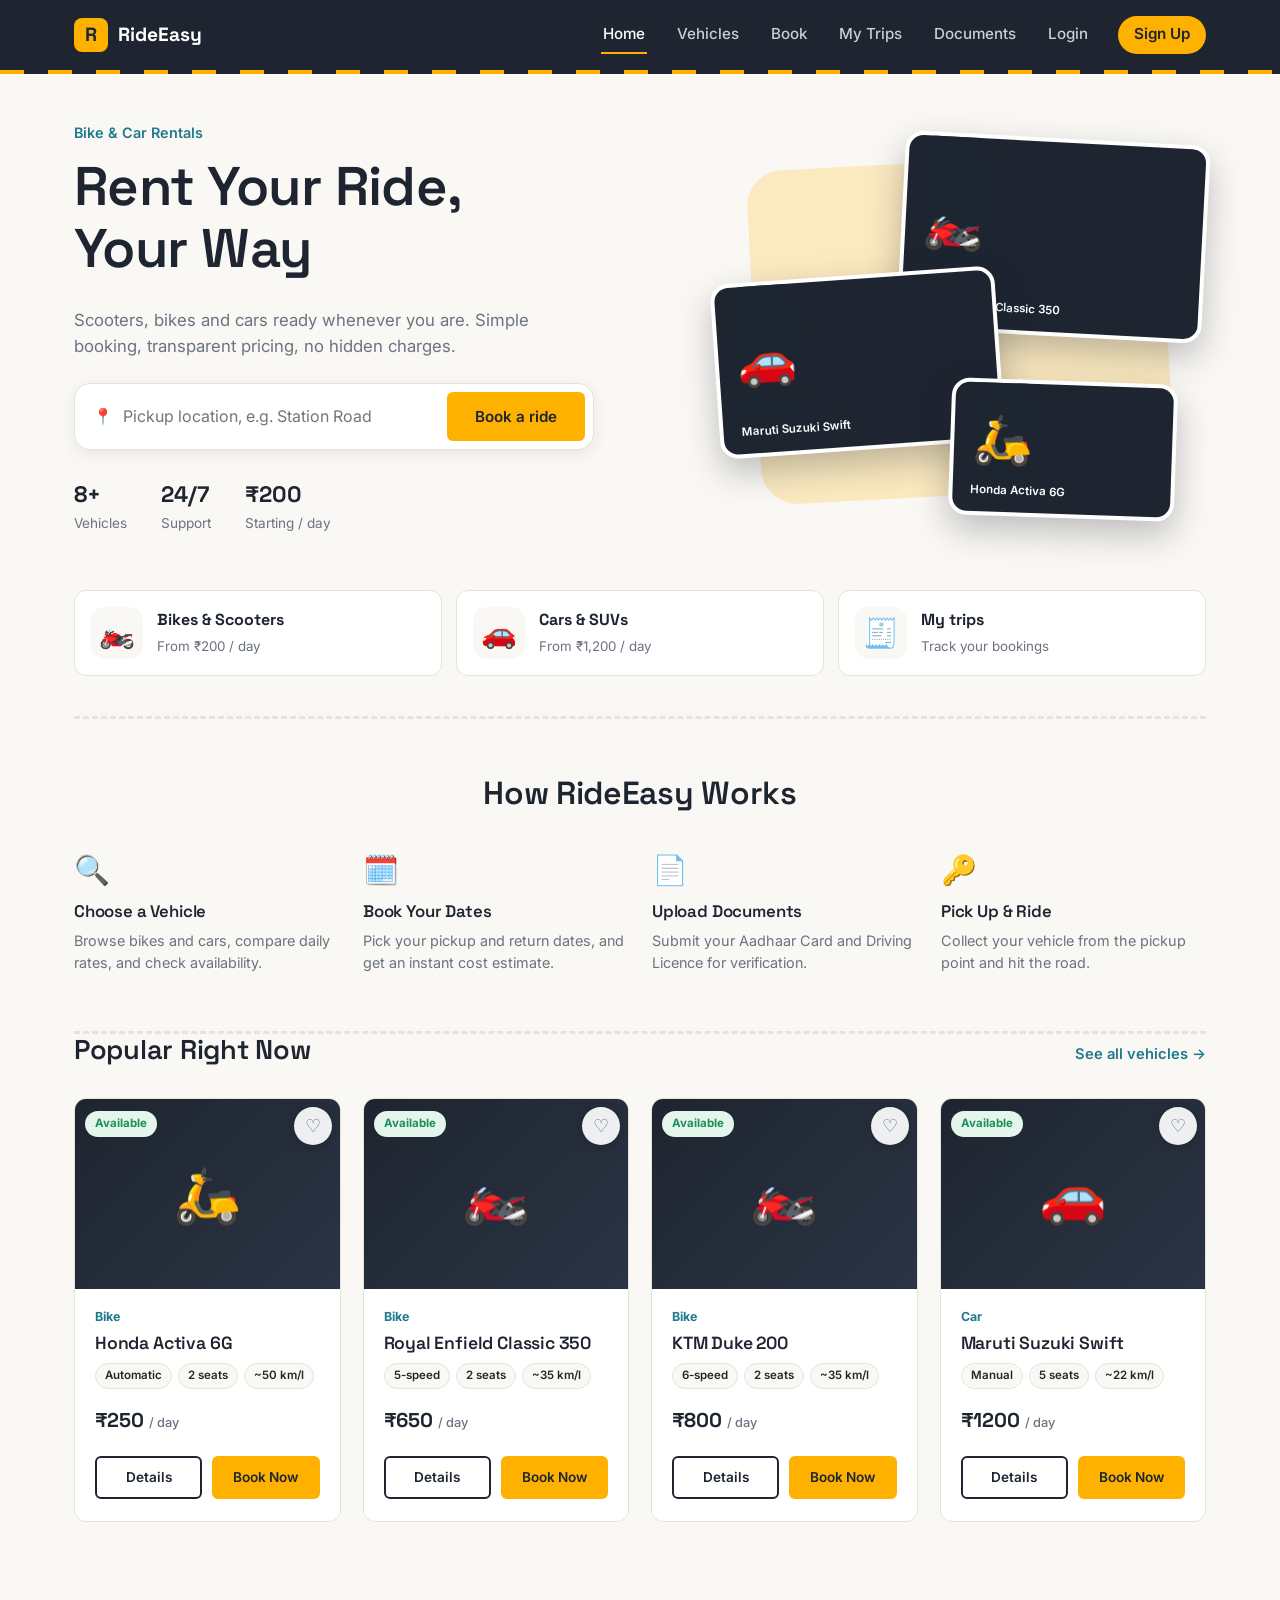
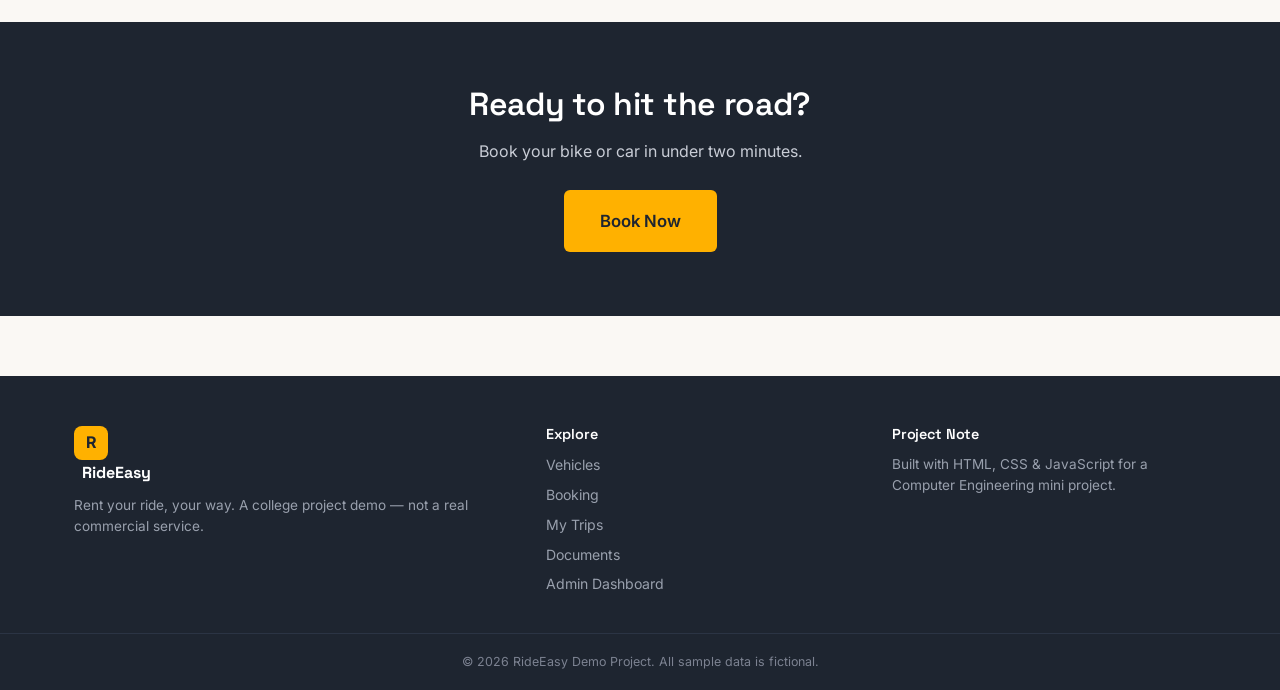
<file: index.html>
<!DOCTYPE html>
<html lang="en">
<head>
<meta charset="UTF-8">
<meta name="viewport" content="width=device-width, initial-scale=1.0, viewport-fit=cover">
<meta name="theme-color" content="#1E2530">
<meta name="description" content="RideEasy – rent bikes and cars in minutes.">
<meta name="mobile-web-app-capable" content="yes">
<meta name="apple-mobile-web-app-capable" content="yes">
<meta name="apple-mobile-web-app-status-bar-style" content="black-translucent">
<meta name="apple-mobile-web-app-title" content="RideEasy">
<link rel="manifest" href="manifest.webmanifest">
<link rel="icon" href="icons/icon.svg" type="image/svg+xml">
<link rel="apple-touch-icon" href="icons/icon-192.png">

<title>RideEasy - Rent Your Ride, Your Way</title>
<link rel="preconnect" href="https://fonts.googleapis.com">
<link href="https://fonts.googleapis.com/css2?family=Space+Grotesk:wght@500;600;700&family=Inter:wght@400;500;600;700&display=swap" rel="stylesheet">
<link rel="stylesheet" href="css/style.css">
</head>
<body data-page="home">
<main>

<section class="hero">
  <div class="hero-text">
    <p class="hero-eyebrow">Bike &amp; Car Rentals</p>
    <h1>Rent Your Ride,<br>Your Way</h1>
    <p class="hero-desc">Scooters, bikes and cars ready whenever you are. Simple booking, transparent pricing, no hidden charges.</p>
    <form class="quick-book" id="quickBook">
      <label class="quick-field"><span aria-hidden="true">📍</span><input type="text" id="quickLoc" placeholder="Pickup location, e.g. Station Road" aria-label="Pickup location" autocomplete="off"></label>
      <button type="submit" class="btn btn-primary">Book a ride</button>
    </form>
    <div class="hero-stats">
      <div><strong>8+</strong><span>Vehicles</span></div>
      <div><strong>24/7</strong><span>Support</span></div>
      <div><strong>₹200</strong><span>Starting / day</span></div>
    </div>
  </div>
  <div class="hero-visual" id="heroPhotos" aria-hidden="true"></div>
</section>

<section class="category-tiles">
  <a href="vehicles.html?type=Bike" class="cat-tile"><span class="cat-emoji">🏍️</span><div><strong>Bikes &amp; Scooters</strong><small>From ₹200 / day</small></div></a>
  <a href="vehicles.html?type=Car" class="cat-tile"><span class="cat-emoji">🚗</span><div><strong>Cars &amp; SUVs</strong><small>From ₹1,200 / day</small></div></a>
  <a href="trips.html" class="cat-tile"><span class="cat-emoji">🧾</span><div><strong>My trips</strong><small>Track your bookings</small></div></a>
</section>

<div class="dashed-divider" aria-hidden="true"></div>

<section class="how-it-works">
  <h2>How RideEasy Works</h2>
  <div class="steps-grid">
    <div class="step"><div class="step-icon">🔍</div><h3>Choose a Vehicle</h3><p>Browse bikes and cars, compare daily rates, and check availability.</p></div>
    <div class="step"><div class="step-icon">🗓️</div><h3>Book Your Dates</h3><p>Pick your pickup and return dates, and get an instant cost estimate.</p></div>
    <div class="step"><div class="step-icon">📄</div><h3>Upload Documents</h3><p>Submit your Aadhaar Card and Driving Licence for verification.</p></div>
    <div class="step"><div class="step-icon">🔑</div><h3>Pick Up &amp; Ride</h3><p>Collect your vehicle from the pickup point and hit the road.</p></div>
  </div>
</section>

<div class="dashed-divider" aria-hidden="true"></div>

<section class="featured-vehicles">
  <div class="section-head">
    <h2>Popular Right Now</h2>
    <a href="vehicles.html" class="see-all">See all vehicles →</a>
  </div>
  <div class="vehicle-grid" id="featuredGrid"></div>
</section>

<section class="cta-banner">
  <h2>Ready to hit the road?</h2>
  <p>Book your bike or car in under two minutes.</p>
  <a href="booking.html" class="btn btn-primary btn-large">Book Now</a>
</section>
</main>
<script src="js/main.js"></script>
</body>
</html>
</file>
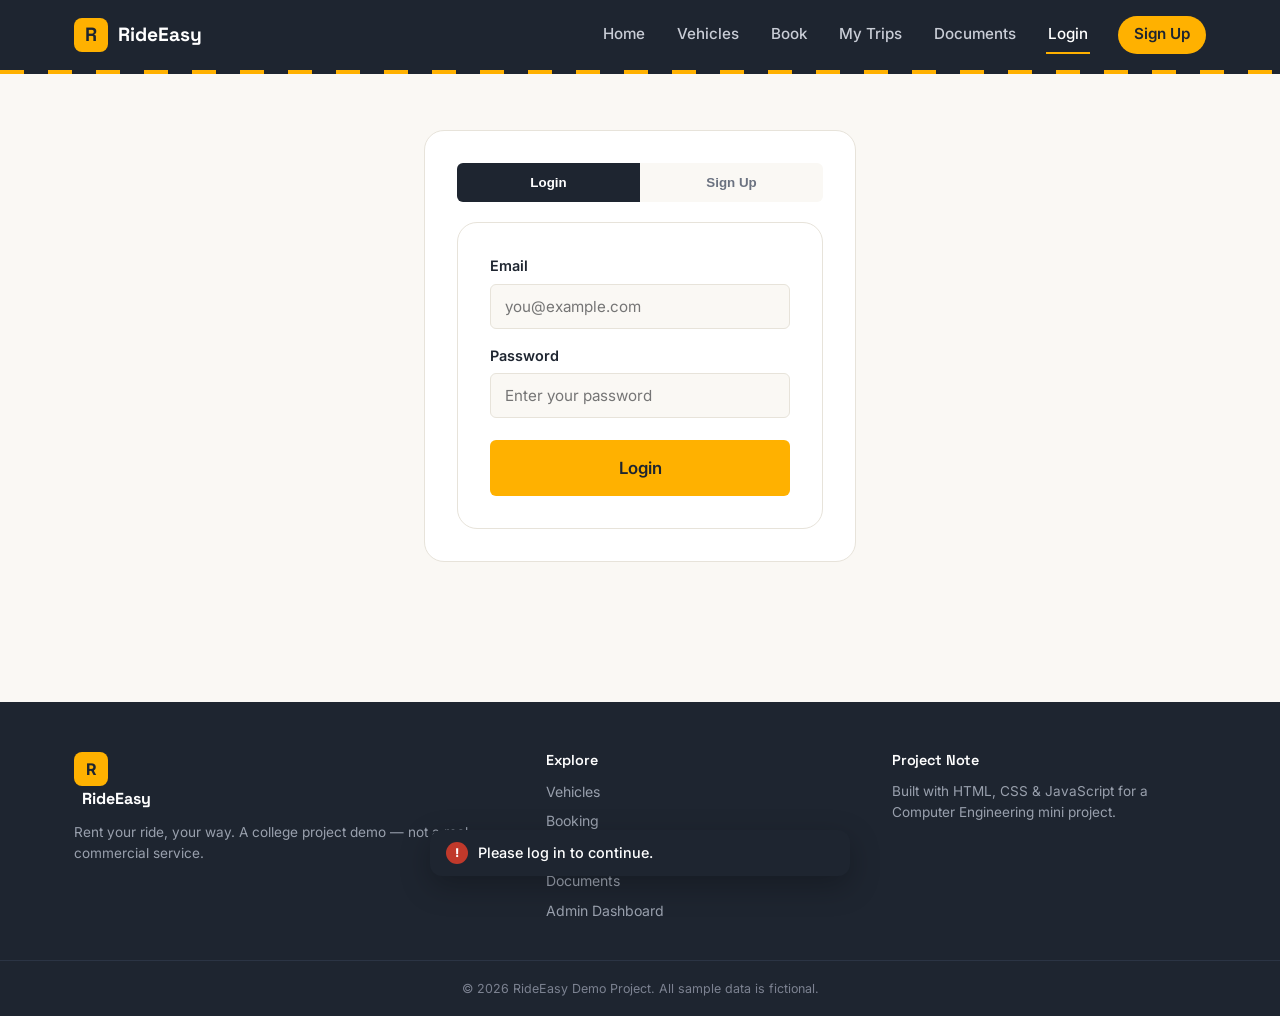
<file: admin.html>
<!DOCTYPE html>
<html lang="en">
<head>
<meta charset="UTF-8">
<meta name="viewport" content="width=device-width, initial-scale=1.0, viewport-fit=cover">
<meta name="theme-color" content="#1E2530">
<meta name="description" content="RideEasy – rent bikes and cars in minutes.">
<meta name="mobile-web-app-capable" content="yes">
<meta name="apple-mobile-web-app-capable" content="yes">
<meta name="apple-mobile-web-app-status-bar-style" content="black-translucent">
<meta name="apple-mobile-web-app-title" content="RideEasy">
<link rel="manifest" href="manifest.webmanifest">
<link rel="icon" href="icons/icon.svg" type="image/svg+xml">
<link rel="apple-touch-icon" href="icons/icon-192.png">

<title>Admin Dashboard - RideEasy</title>
<link rel="preconnect" href="https://fonts.googleapis.com">
<link href="https://fonts.googleapis.com/css2?family=Space+Grotesk:wght@500;600;700&family=Inter:wght@400;500;600;700&display=swap" rel="stylesheet">
<link rel="stylesheet" href="css/style.css">
</head>
<body data-page="admin">
<main>

<section class="page-header">
  <p class="hero-eyebrow">Admin</p>
  <h1>Dashboard</h1>
  <p class="hero-desc">Overview of vehicles, bookings, and document verifications.</p>
</section>

<section class="stats-grid">
  <div class="stat-card"><span class="stat-icon">🚗</span><div><strong id="totalVehicles">0</strong><span>Total Vehicles</span></div></div>
  <div class="stat-card"><span class="stat-icon">📋</span><div><strong id="totalBookings">0</strong><span>Total Bookings</span></div></div>
  <div class="stat-card"><span class="stat-icon">📄</span><div><strong id="pendingDocs">0</strong><span>Pending Document Checks</span></div></div>
</section>

<section class="admin-section">
  <div class="section-head"><h2>Manage Vehicles</h2></div>
  <div class="table-wrap">
    <table class="data-table">
      <thead><tr><th>Icon</th><th>Name</th><th>Type</th><th>Price/Day</th><th>Status</th></tr></thead>
      <tbody id="vehicleRows"></tbody>
    </table>
  </div>
</section>

<section class="admin-section">
  <div class="section-head"><h2>Customer Bookings</h2></div>
  <div class="table-wrap">
    <table class="data-table">
      <thead><tr><th>ID</th><th>Customer</th><th>Vehicle</th><th>Dates</th><th>Cost</th><th>Status</th><th></th></tr></thead>
      <tbody id="bookingRows"></tbody>
    </table>
  </div>
</section>
</main>
<script src="js/main.js"></script>
</body>
</html>
</file>
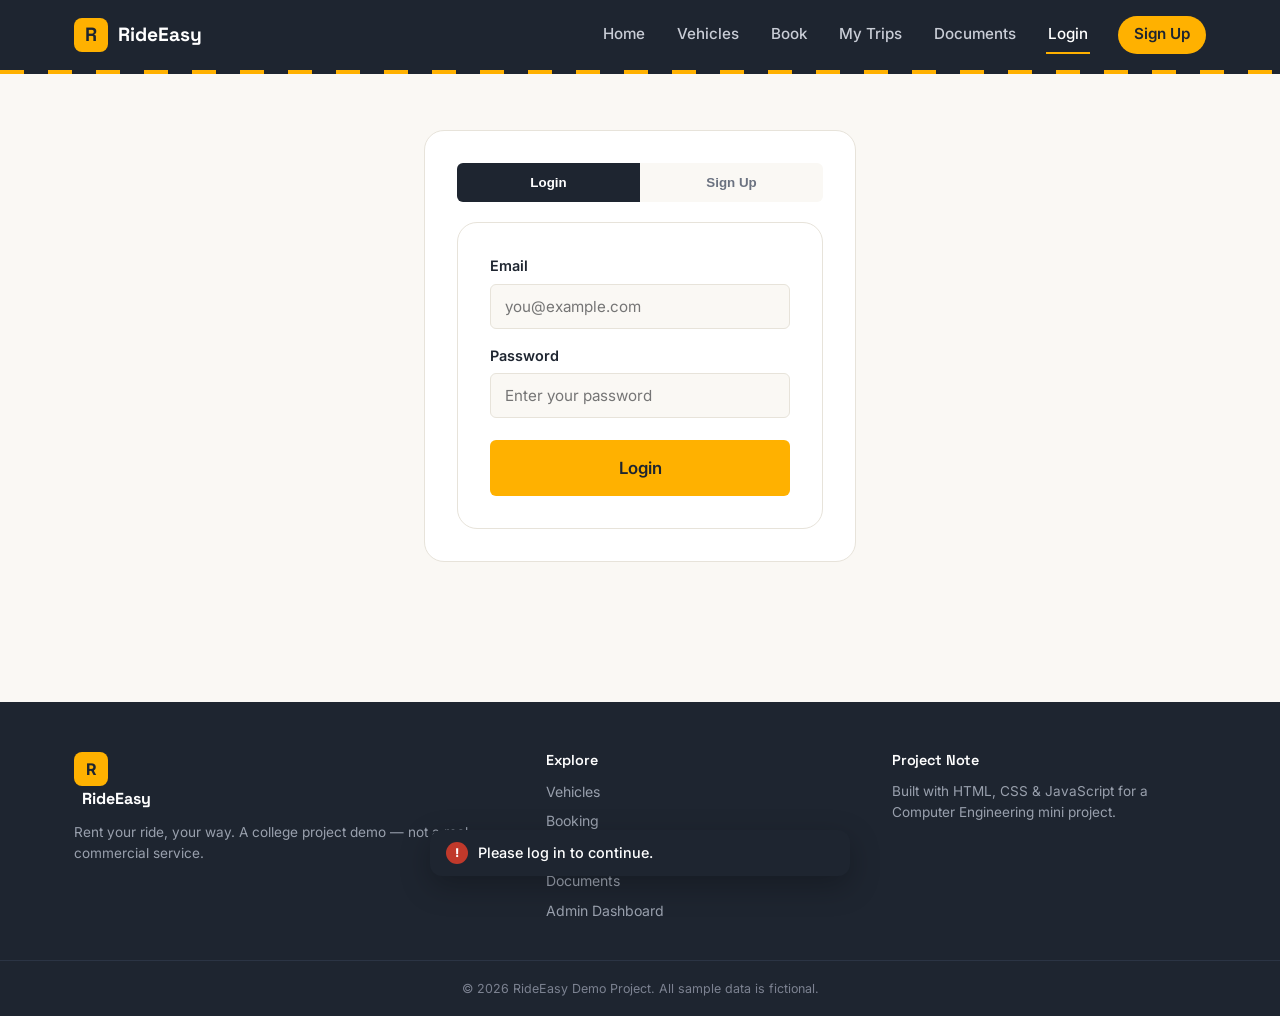
<file: booking.html>
<!DOCTYPE html>
<html lang="en">

<head>
    <meta charset="UTF-8">
    <meta name="viewport" content="width=device-width, initial-scale=1.0, viewport-fit=cover">
<meta name="theme-color" content="#1E2530">
<meta name="description" content="RideEasy – rent bikes and cars in minutes.">
<meta name="mobile-web-app-capable" content="yes">
<meta name="apple-mobile-web-app-capable" content="yes">
<meta name="apple-mobile-web-app-status-bar-style" content="black-translucent">
<meta name="apple-mobile-web-app-title" content="RideEasy">
<link rel="manifest" href="manifest.webmanifest">
<link rel="icon" href="icons/icon.svg" type="image/svg+xml">
<link rel="apple-touch-icon" href="icons/icon-192.png">

    <title>Book a Vehicle - RideEasy</title>
    <link rel="preconnect" href="https://fonts.googleapis.com">
    <link href="https://fonts.googleapis.com/css2?family=Space+Grotesk:wght@500;600;700&family=Inter:wght@400;500;600;700&display=swap" rel="stylesheet">
    <link rel="stylesheet" href="css/style.css">
</head>

<body data-page="booking">
    <main>

        <section class="page-header">
            <p class="hero-eyebrow">Booking</p>
            <h1>Book Your Vehicle</h1>
            <p class="hero-desc">Fill in your details below. We'll calculate your estimated cost automatically.</p>
        </section>

        <section class="confirmation-box hidden" id="confirmationBox"></section>

        <section class="selected-vehicle hidden" id="selectedVehicle" aria-live="polite"></section>

        <section class="form-section">
            <form class="app-form" id="bookingForm" novalidate>
                <div class="form-grid">
                    <div class="form-group">
                        <label for="name">Customer Name</label>
                        <input type="text" id="name" placeholder="Enter your full name" required>
                    </div>
                    <div class="form-group">
                        <label for="mobile">Mobile Number</label>
                        <input type="tel" id="mobile" placeholder="10-digit mobile number" maxlength="10" required>
                        <small class="field-hint" id="mobileHint"></small>
                    </div>
                    <div class="form-group">
                        <label for="vehicle_id">Select Vehicle</label>
                        <select id="vehicle_id" required></select>
                    </div>
                    <div class="form-group">
                        <label for="location">Pickup Location</label>
                        <input type="text" id="location" placeholder="e.g. Station Road, Aurangabad" required>
                        <div class="map-actions">
                            <button type="button" class="btn btn-small btn-outline" id="useMyLocation">📍 Use my current location</button>
                            <a class="map-link hidden" id="mapOpenLink" href="#" target="_blank" rel="noopener">Open in Google Maps ↗</a>
                            <a class="map-link hidden" id="mapDirLink" href="#" target="_blank" rel="noopener">Get directions ↗</a>
                        </div>
                        <div class="map-box hidden" id="mapBox">
                            <iframe id="mapFrame" title="Pickup location on Google Maps" loading="lazy" referrerpolicy="no-referrer-when-downgrade" allowfullscreen></iframe>
                        </div>
                    </div>
                    <div class="form-group">
                        <label for="pickup_date">Pickup Date</label>
                        <input type="date" id="pickup_date" required>
                    </div>
                    <div class="form-group">
                        <label for="return_date">Return Date</label>
                        <input type="date" id="return_date" required>
                    </div>
                </div>
                <div class="cost-estimate">
                    <div><span>Rental Duration</span><strong id="durationOut">-- day(s)</strong></div>
                    <div><span>Total Estimated Cost</span><strong id="costOut">₹0</strong></div>
                </div>
                <section class="payment-panel" aria-labelledby="paymentTitle">
                    <div class="payment-heading">
                        <div>
                            <p class="hero-eyebrow">Secure checkout</p>
                            <h2 id="paymentTitle">Choose Payment Method</h2>
                        </div>
                        <span class="payment-lock">▣ Demo checkout</span>
                    </div>
                    <p class="payment-subtitle">Select how you would like to pay for your RideEasy booking.</p>
                    <div class="payment-methods">
                        <label class="payment-option"><input type="radio" name="paymentMethod" value="UPI" checked><span class="payment-icon">↗</span><span><strong>UPI</strong><small>Google Pay, PhonePe, Paytm</small></span></label>
                        <label class="payment-option"><input type="radio" name="paymentMethod" value="Card"><span class="payment-icon">▰</span><span><strong>Credit / Debit Card</strong><small>Visa, Mastercard, RuPay</small></span></label>
                        <label class="payment-option"><input type="radio" name="paymentMethod" value="Pay on pickup"><span class="payment-icon">₹</span><span><strong>Pay on pickup</strong><small>Pay when you collect the vehicle</small></span></label>
                    </div>
                    <div class="payment-detail" id="upiDetails">
                        <label for="upiIdInput">Enter UPI ID</label>
                        <div class="upi-id-row"><input type="text" id="upiIdInput" class="upi-id-input" placeholder="name@bank" autocomplete="off" autocapitalize="off" spellcheck="false" inputmode="email"><button type="button" class="upi-copy-btn" id="copyUpiBtn">Copy</button></div>
                        <small id="upiIdError" class="upi-id-error"></small>
                        <small>After paying, keep your UPI transaction ID. The website cannot verify payment automatically.</small>
                        <div class="upi-qr-box" id="upiQrBox">
                            <div class="upi-qr-canvas" id="upiQr" aria-label="UPI payment QR code"></div>
                            <p id="upiQrHint">Scan with any UPI app (Google Pay, PhonePe, Paytm) on your phone. Select a vehicle and dates to include the amount.</p>
                        </div>
                        <div class="upi-apps" id="upiApps" aria-label="Open a payment app">
                            <button type="button" class="upi-app-btn" data-upi-app="gpay"><span class="upi-app-mark gpay-mark">G</span><span>Google Pay</span></button>
                            <button type="button" class="upi-app-btn" data-upi-app="phonepe"><span class="upi-app-mark phonepe-mark">पे</span><span>PhonePe</span></button>
                            <button type="button" class="upi-app-btn" data-upi-app="paytm"><span class="upi-app-mark paytm-mark">P</span><span>Paytm</span></button>
                            <button type="button" class="upi-app-btn" data-upi-app="upi"><span class="upi-app-mark other-upi-mark">↗</span><span>Other UPI app</span></button>
                        </div>
                    </div>
                    <div class="payment-detail hidden" id="cardDetails">
                        <div class="card-preview"><span>RIDEEASY</span><strong>•••• &nbsp; •••• &nbsp; •••• &nbsp; ••••</strong><small>Card payment interface preview</small></div>
                        <small>For your safety, this demo does not collect card numbers or CVV. Connect a payment provider to accept cards.</small>
                    </div>
                    <div class="payment-detail hidden" id="pickupDetails">
                        <p>You can pay the rental amount at the time of vehicle pickup.</p>
                    </div>
                    <div class="payment-total"><span>Amount due</span><strong id="paymentTotal">₹0</strong></div>
                    <p class="payment-disclaimer">🔒 Demo interface only — no money will be charged and no real transaction is created.</p>
                </section>
                <button type="submit" class="btn btn-primary btn-large">Confirm Booking &amp; Payment Method</button>
            </form>
        </section>
    </main>
    <script src="js/qrcode.js"></script>
    <script src="js/main.js"></script>
</body>

</html>
</file>
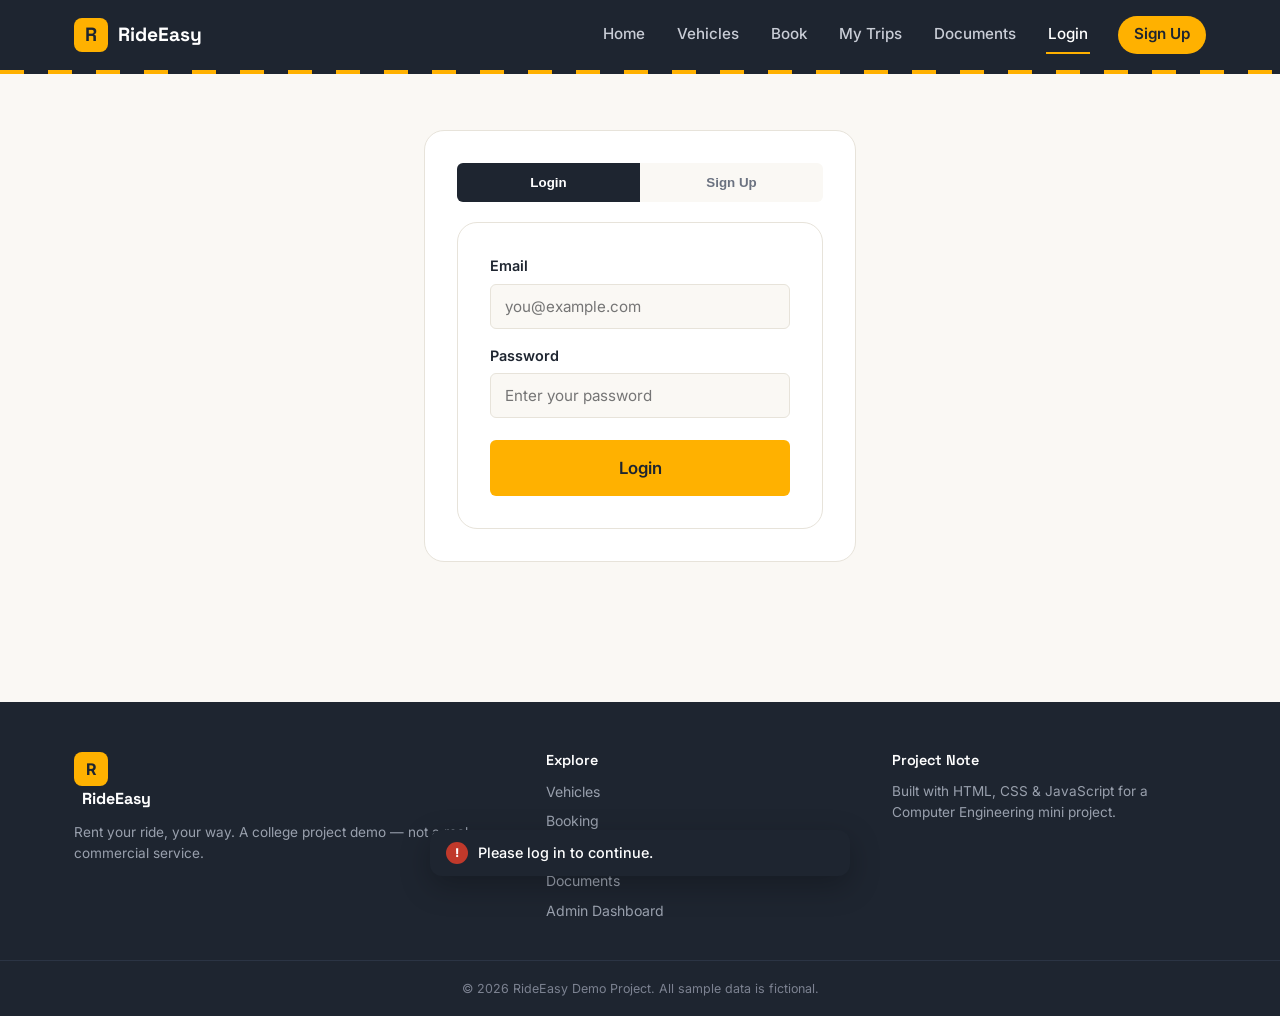
<file: documents.html>
<!DOCTYPE html>
<html lang="en">
<head>
<meta charset="UTF-8">
<meta name="viewport" content="width=device-width, initial-scale=1.0, viewport-fit=cover">
<meta name="theme-color" content="#1E2530">
<meta name="description" content="RideEasy – rent bikes and cars in minutes.">
<meta name="mobile-web-app-capable" content="yes">
<meta name="apple-mobile-web-app-capable" content="yes">
<meta name="apple-mobile-web-app-status-bar-style" content="black-translucent">
<meta name="apple-mobile-web-app-title" content="RideEasy">
<link rel="manifest" href="manifest.webmanifest">
<link rel="icon" href="icons/icon.svg" type="image/svg+xml">
<link rel="apple-touch-icon" href="icons/icon-192.png">

<title>Documents - RideEasy</title>
<link rel="preconnect" href="https://fonts.googleapis.com">
<link href="https://fonts.googleapis.com/css2?family=Space+Grotesk:wght@500;600;700&family=Inter:wght@400;500;600;700&display=swap" rel="stylesheet">
<link rel="stylesheet" href="css/style.css">
</head>
<body data-page="documents">
<main>

<section class="page-header">
  <p class="hero-eyebrow">Verification</p>
  <h1>Upload Your Documents</h1>
  <p class="hero-desc">We need your Aadhaar Card and Driving Licence to verify your identity before renting a vehicle.</p>
</section>

<div class="demo-notice">
  ⚠️ <strong>Demo notice:</strong> This is a UI demonstration for a college project only.
  Files are checked in your browser but <strong>not</strong> uploaded or verified anywhere — only the file name is remembered.
</div>

<section class="documents-section">
  <div class="doc-card" data-doc="aadhaar">
    <div class="doc-card-head">
      <span class="doc-icon">🪪</span>
      <div><h3>Aadhaar Card</h3><p>Accepted formats: PDF, JPG, PNG (max 5MB)</p></div>
    </div>
    <label class="upload-btn">
      Choose File
      <input type="file" class="doc-input" accept=".pdf,.jpg,.jpeg,.png" data-type="aadhaar" hidden>
    </label>
    <p class="file-name" id="aadhaar-filename">No file selected</p>
    <p class="upload-error" id="aadhaar-error"></p>
    <div class="status-tag status-pending" id="aadhaar-status">Pending</div>
  </div>
  <div class="doc-card" data-doc="license">
    <div class="doc-card-head">
      <span class="doc-icon">🚘</span>
      <div><h3>Driving Licence</h3><p>Accepted formats: PDF, JPG, PNG (max 5MB)</p></div>
    </div>
    <label class="upload-btn">
      Choose File
      <input type="file" class="doc-input" accept=".pdf,.jpg,.jpeg,.png" data-type="license" hidden>
    </label>
    <p class="file-name" id="license-filename">No file selected</p>
    <p class="upload-error" id="license-error"></p>
    <div class="status-tag status-pending" id="license-status">Pending</div>
  </div>
</section>
    <div class="doc-card" data-doc="idproof">
    <div class="doc-card-head">
      <span class="doc-icon">🆔</span>
      <div>
        <h3>ID Proof</h3>
        <p>PAN, Passport or Voter ID · PDF, JPG, PNG (max 5MB)</p>
      </div>
    </div>
    <label class="upload-btn">
      Choose File
      <input type="file" class="doc-input" accept=".pdf,.jpg,.jpeg,.png" data-type="idproof" hidden>
    </label>
    <p class="file-name" id="idproof-filename">No file selected</p>
    <p class="upload-error" id="idproof-error"></p>
    <div class="status-tag status-pending" id="idproof-status">Pending</div>
  </div>
</main>
<script src="js/main.js"></script>
</body>
</html>
</file>
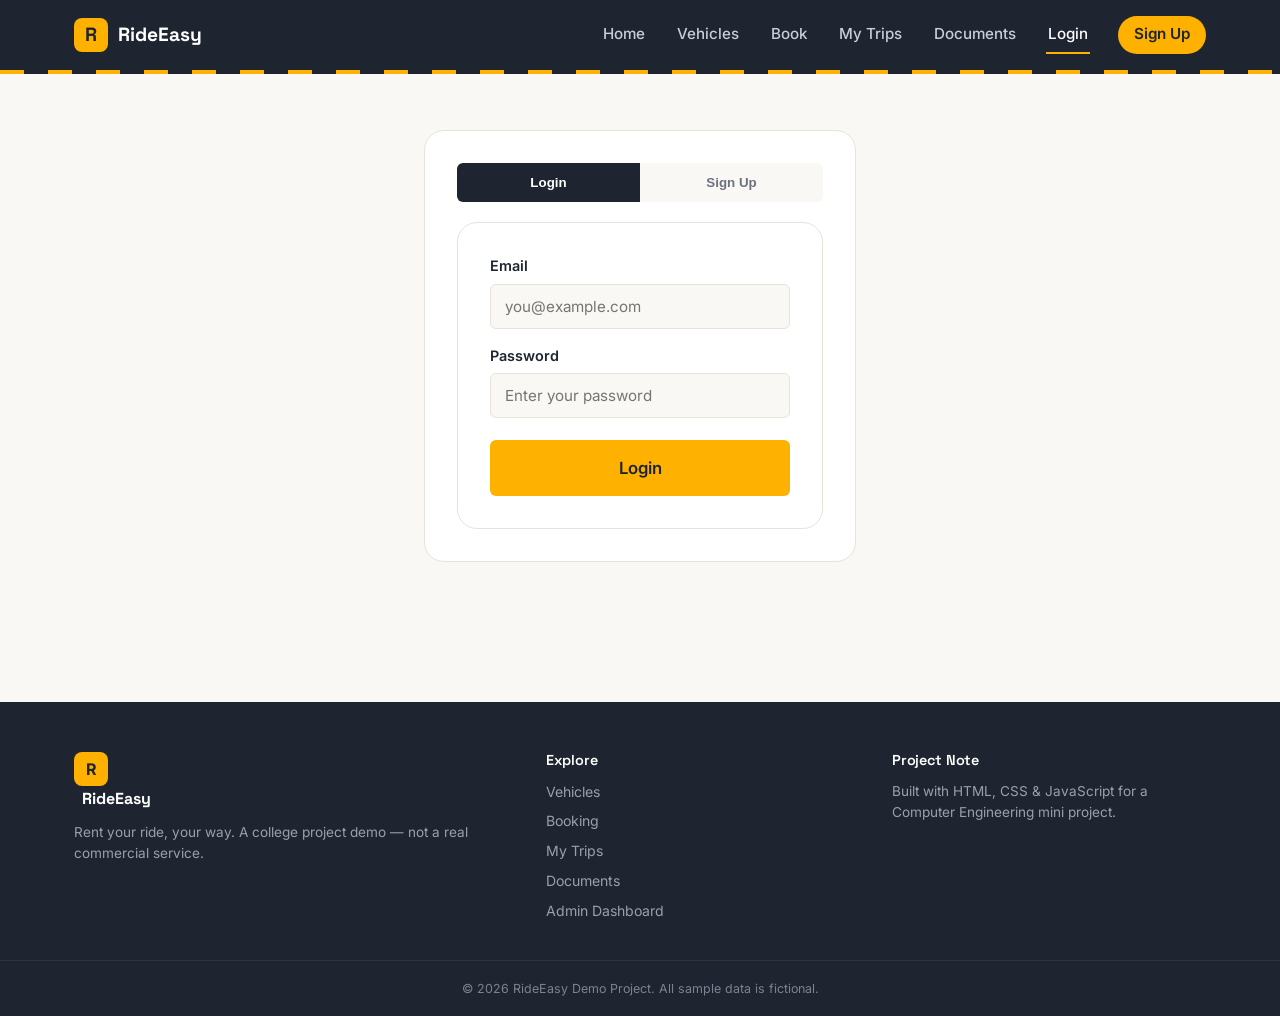
<file: login.html>
<!DOCTYPE html>
<html lang="en">
<head>
<meta charset="UTF-8">
<meta name="viewport" content="width=device-width, initial-scale=1.0, viewport-fit=cover">
<meta name="theme-color" content="#1E2530">
<meta name="description" content="RideEasy – rent bikes and cars in minutes.">
<meta name="mobile-web-app-capable" content="yes">
<meta name="apple-mobile-web-app-capable" content="yes">
<meta name="apple-mobile-web-app-status-bar-style" content="black-translucent">
<meta name="apple-mobile-web-app-title" content="RideEasy">
<link rel="manifest" href="manifest.webmanifest">
<link rel="icon" href="icons/icon.svg" type="image/svg+xml">
<link rel="apple-touch-icon" href="icons/icon-192.png">

<title>Login - RideEasy</title>
<link rel="preconnect" href="https://fonts.googleapis.com">
<link href="https://fonts.googleapis.com/css2?family=Space+Grotesk:wght@500;600;700&family=Inter:wght@400;500;600;700&display=swap" rel="stylesheet">
<link rel="stylesheet" href="css/style.css">
</head>
<body data-page="login">
<main>

<section class="auth-section">
  <div class="auth-box">
    <div class="auth-tabs">
      <button class="auth-tab active" data-tab="login">Login</button>
      <button class="auth-tab" data-tab="register">Sign Up</button>
    </div>

    <form class="app-form auth-form" id="loginForm">
      <div class="form-group">
        <label for="login-email">Email</label>
        <input type="email" id="login-email" placeholder="you@example.com" required>
      </div>
      <div class="form-group">
        <label for="login-password">Password</label>
        <input type="password" id="login-password" placeholder="Enter your password" required minlength="6">
      </div>
      <button type="submit" class="btn btn-primary btn-large">Login</button>
    </form>

    <form class="app-form auth-form hidden" id="registerForm" novalidate>
      <div class="form-group">
        <label for="reg-name">Full Name</label>
        <input type="text" id="reg-name" placeholder="Enter your full name" required>
      </div>
      <div class="form-group">
        <label for="reg-email">Email</label>
        <input type="email" id="reg-email" placeholder="you@example.com" required>
      </div>
      <div class="form-group">
        <label for="reg-mobile">Mobile Number</label>
        <input type="tel" id="reg-mobile" placeholder="10-digit mobile number" maxlength="10" required>
      </div>
      <div class="form-group">
        <label for="reg-password">Password</label>
        <input type="password" id="reg-password" placeholder="Create a password" required minlength="6">
      </div>
      <div class="form-group">
        <label for="reg-confirm">Confirm Password</label>
        <input type="password" id="reg-confirm" placeholder="Re-enter your password" required minlength="6">
      </div>
      <button type="submit" class="btn btn-primary btn-large">Create Account</button>
    </form>
  </div>
</section>
</main>
<script src="js/main.js"></script>
</body>
</html>
</file>
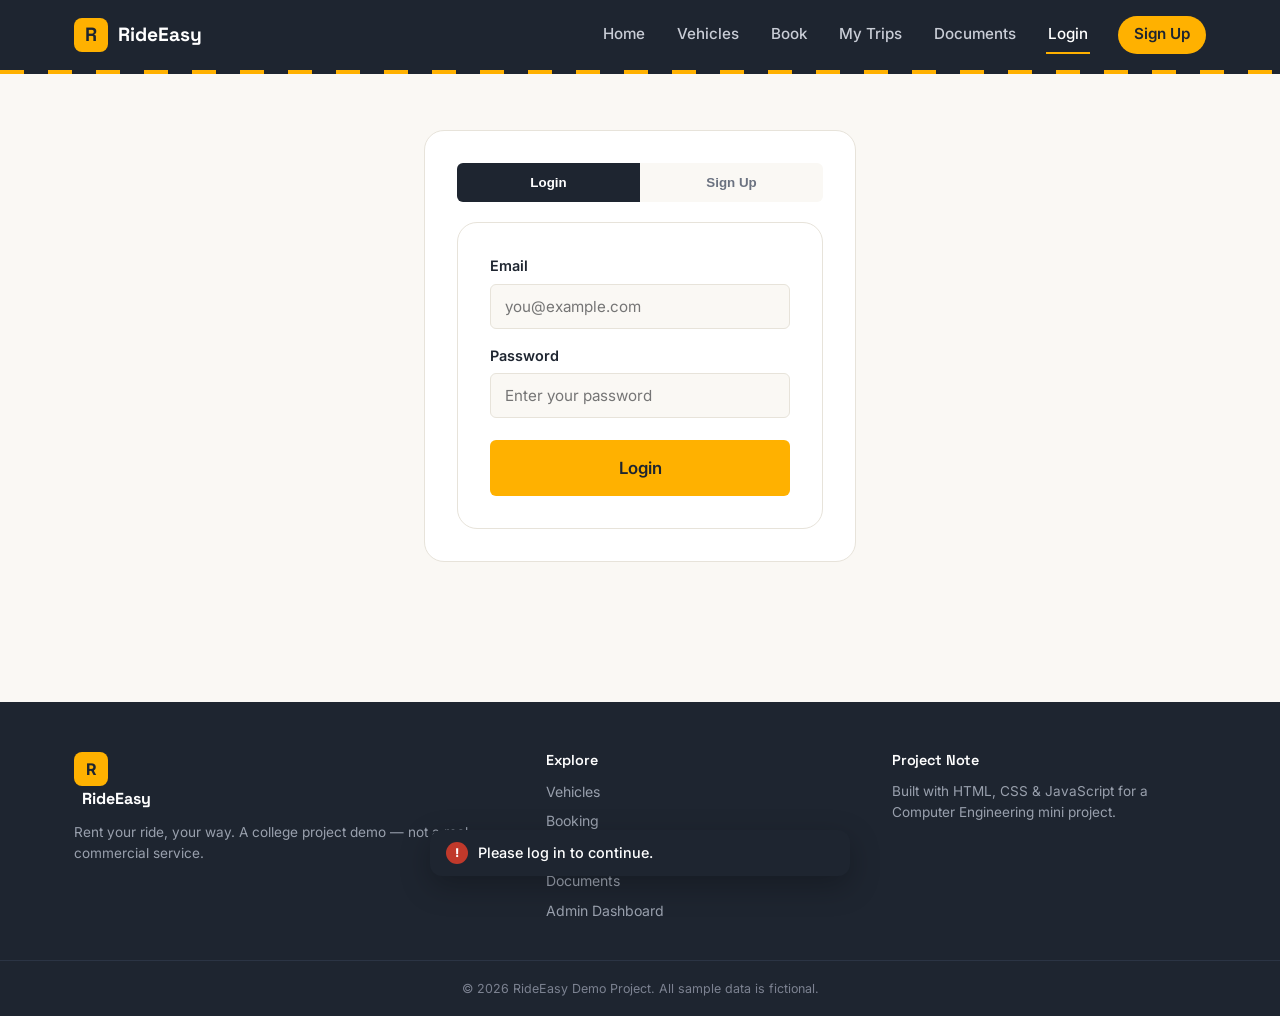
<file: profile.html>
<!DOCTYPE html>
<html lang="en">
<head>
<meta charset="UTF-8">
<meta name="viewport" content="width=device-width, initial-scale=1.0, viewport-fit=cover">
<meta name="theme-color" content="#1E2530">
<meta name="description" content="RideEasy – rent bikes and cars in minutes.">
<meta name="mobile-web-app-capable" content="yes">
<meta name="apple-mobile-web-app-capable" content="yes">
<meta name="apple-mobile-web-app-status-bar-style" content="black-translucent">
<meta name="apple-mobile-web-app-title" content="RideEasy">
<link rel="manifest" href="manifest.webmanifest">
<link rel="icon" href="icons/icon.svg" type="image/svg+xml">
<link rel="apple-touch-icon" href="icons/icon-192.png">

<title>Profile - RideEasy</title>
<link rel="preconnect" href="https://fonts.googleapis.com">
<link href="https://fonts.googleapis.com/css2?family=Space+Grotesk:wght@500;600;700&family=Inter:wght@400;500;600;700&display=swap" rel="stylesheet">
<link rel="stylesheet" href="css/style.css">
</head>
<body data-page="profile">
<main>

<section class="page-header">
  <p class="hero-eyebrow">Account</p>
  <h1>Your Profile</h1>
</section>
<section class="profile-wrap">
  <div class="profile-card">
    <div class="avatar" id="profileAvatar">R</div>
    <div class="profile-head"><h2 id="profileName"></h2><p id="profileEmail"></p></div>
    <div class="profile-stats">
      <div><strong id="statTrips">0</strong><span>Trips</span></div>
      <div><strong id="statUpcoming">0</strong><span>Upcoming</span></div>
      <div><strong id="statSaved">0</strong><span>Saved</span></div>
    </div>
  </div>
  <form class="app-form profile-form" id="profileForm" novalidate>
    <h3>Edit details</h3>
    <div class="form-group"><label for="pName">Full name</label><input type="text" id="pName" required></div>
    <div class="form-group"><label for="pMobile">Mobile number</label><input type="tel" id="pMobile" maxlength="10" required></div>
    <button type="submit" class="btn btn-primary">Save changes</button>
  </form>
  <div class="menu-list">
    <a href="trips.html" class="menu-item"><span>🧾</span><div><strong>My trips</strong><small>Upcoming and past bookings</small></div><i>›</i></a>
    <a href="documents.html" class="menu-item"><span>🪪</span><div><strong>Documents</strong><small>Aadhaar and driving licence</small></div><i>›</i></a>
    <a href="vehicles.html?saved=1" class="menu-item"><span>❤️</span><div><strong>Saved vehicles</strong><small>Your favourites</small></div><i>›</i></a>
    <a href="admin.html" class="menu-item"><span>🛠️</span><div><strong>Admin dashboard</strong><small>Manage fleet and bookings</small></div><i>›</i></a>
    <button type="button" class="menu-item" id="installBtn" hidden><span>📲</span><div><strong>Install RideEasy</strong><small>Add to your home screen</small></div><i>›</i></button>
    <button type="button" class="menu-item menu-danger" id="profileLogout"><span>🚪</span><div><strong>Log out</strong><small>Sign out of this device</small></div><i>›</i></button>
  </div>
</section>

</main>
<script src="js/main.js"></script>
</body>
</html>
</file>
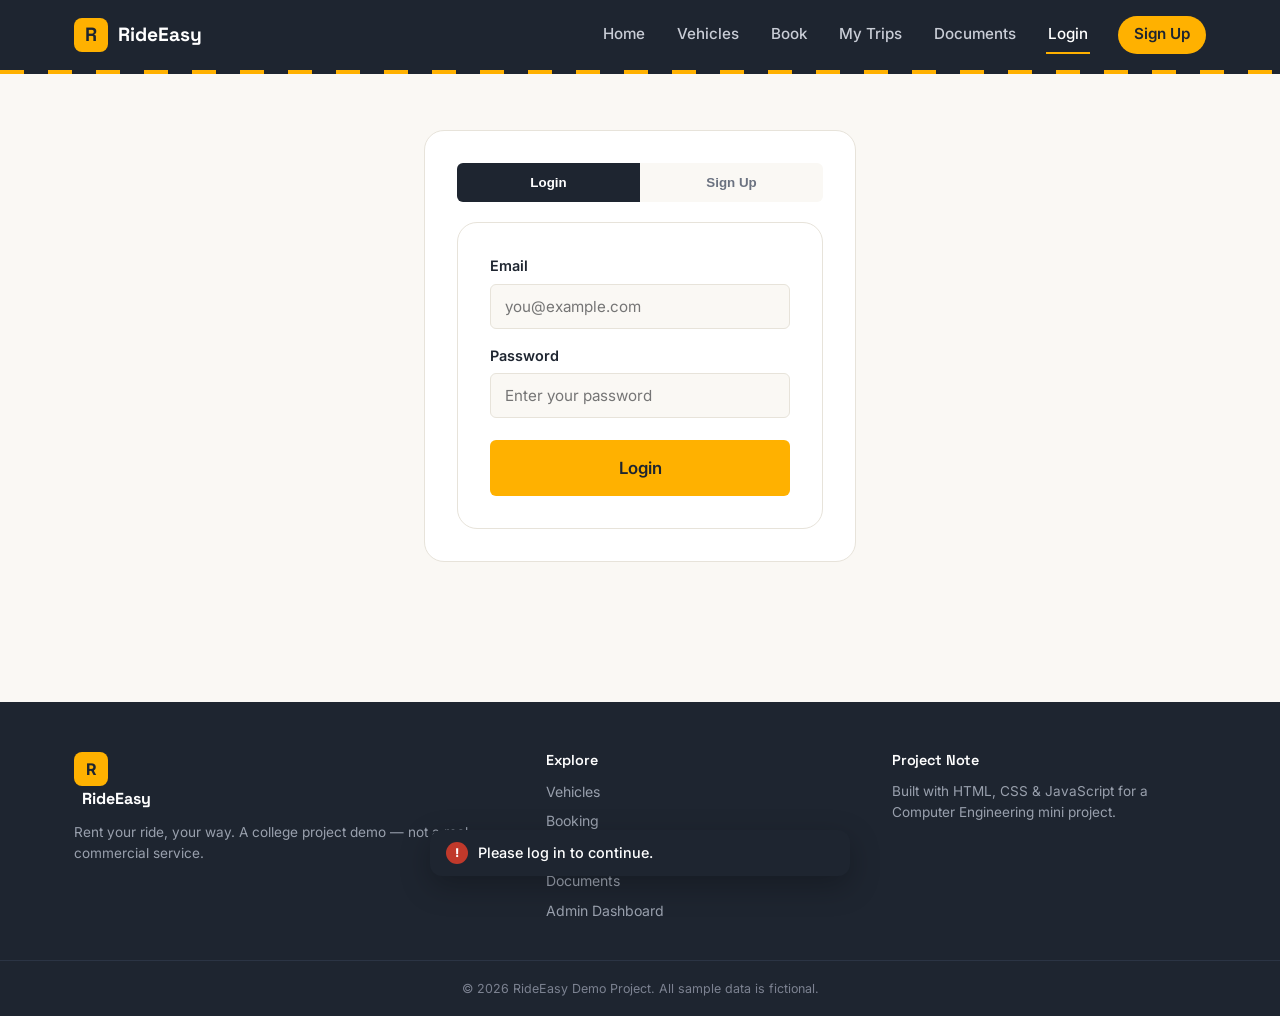
<file: trips.html>
<!DOCTYPE html>
<html lang="en">
<head>
<meta charset="UTF-8">
<meta name="viewport" content="width=device-width, initial-scale=1.0, viewport-fit=cover">
<meta name="theme-color" content="#1E2530">
<meta name="description" content="RideEasy – rent bikes and cars in minutes.">
<meta name="mobile-web-app-capable" content="yes">
<meta name="apple-mobile-web-app-capable" content="yes">
<meta name="apple-mobile-web-app-status-bar-style" content="black-translucent">
<meta name="apple-mobile-web-app-title" content="RideEasy">
<link rel="manifest" href="manifest.webmanifest">
<link rel="icon" href="icons/icon.svg" type="image/svg+xml">
<link rel="apple-touch-icon" href="icons/icon-192.png">

<title>My Trips - RideEasy</title>
<link rel="preconnect" href="https://fonts.googleapis.com">
<link href="https://fonts.googleapis.com/css2?family=Space+Grotesk:wght@500;600;700&family=Inter:wght@400;500;600;700&display=swap" rel="stylesheet">
<link rel="stylesheet" href="css/style.css">
</head>
<body data-page="trips">
<main>

<section class="page-header">
  <p class="hero-eyebrow">My Trips</p>
  <h1>Your Bookings</h1>
  <p class="hero-desc">Track upcoming rides, get directions to your pickup point, or cancel a booking.</p>
</section>
<section class="filter-bar" id="tripTabs">
  <button class="filter-btn active" data-tab="upcoming">Upcoming</button>
  <button class="filter-btn" data-tab="past">Past</button>
  <button class="filter-btn" data-tab="cancelled">Cancelled</button>
</section>
<section class="trip-list" id="tripList"></section>

</main>
<script src="js/main.js"></script>
</body>
</html>
</file>
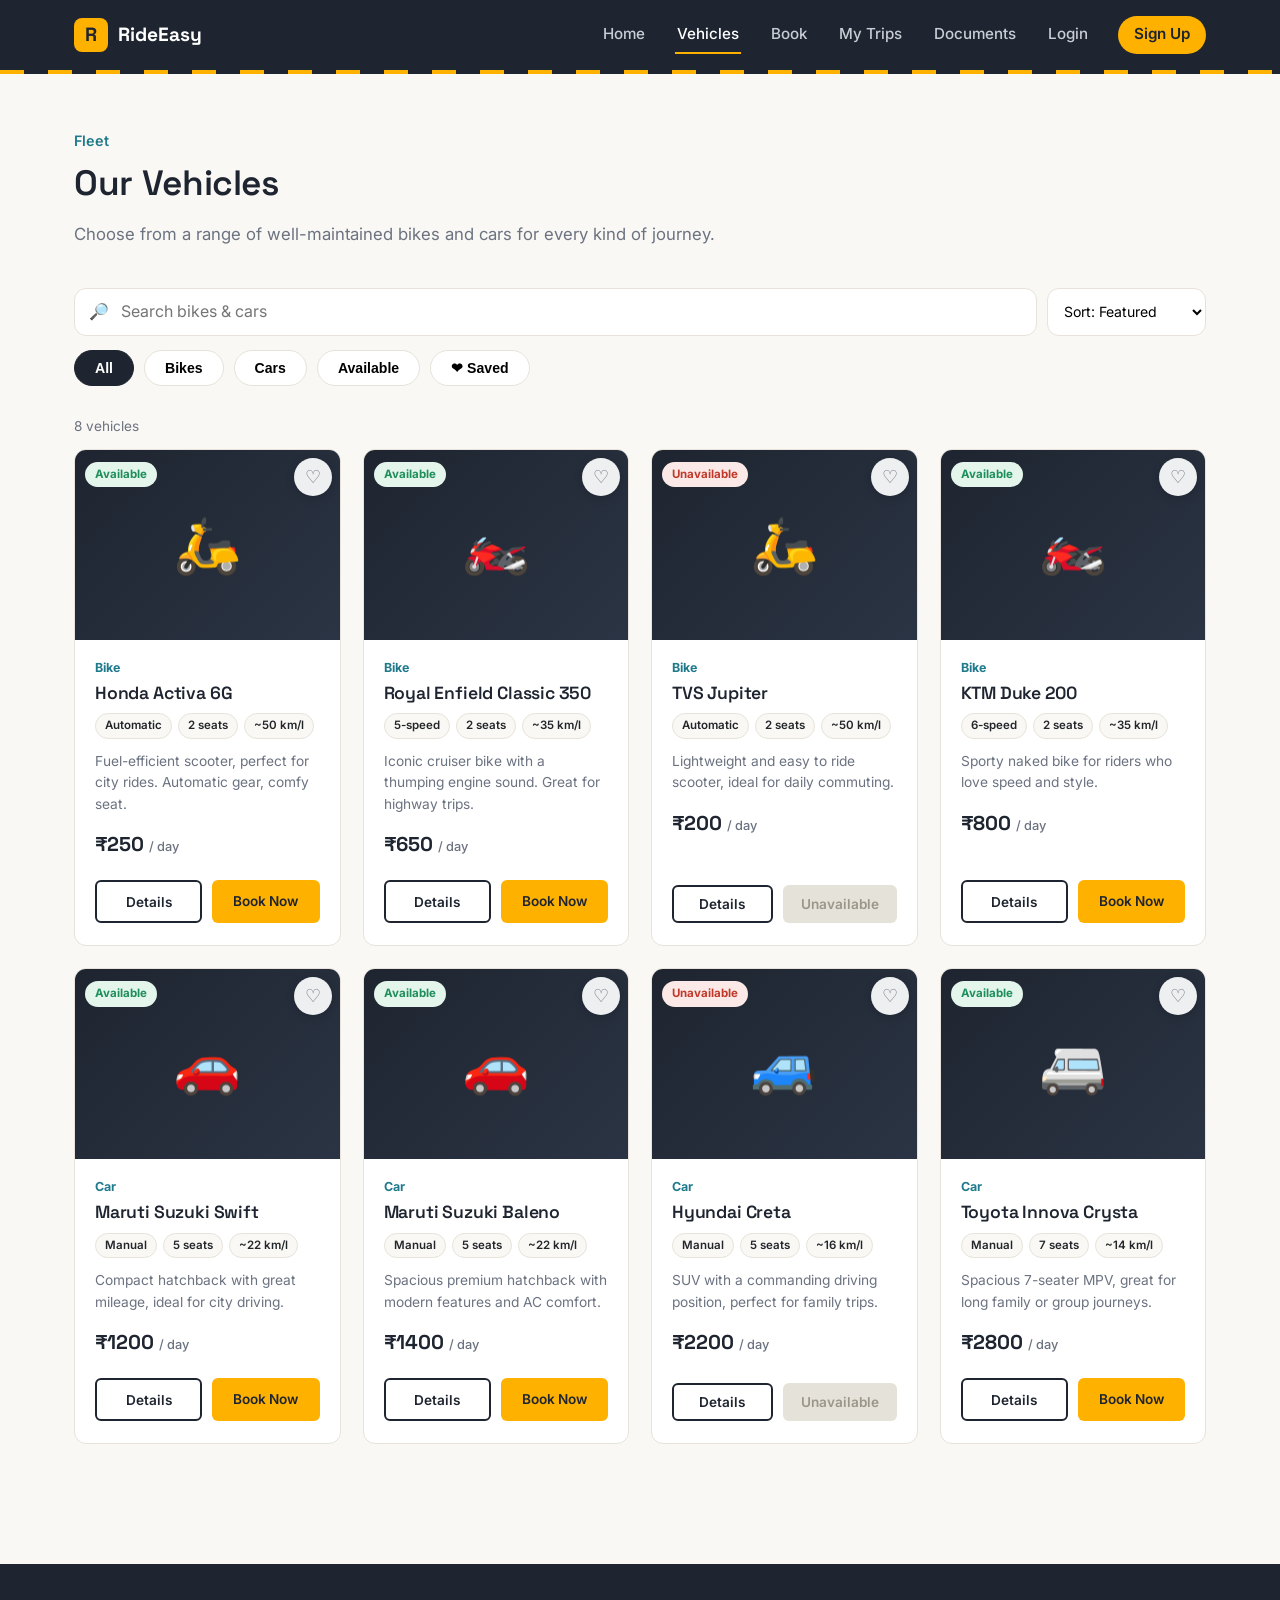
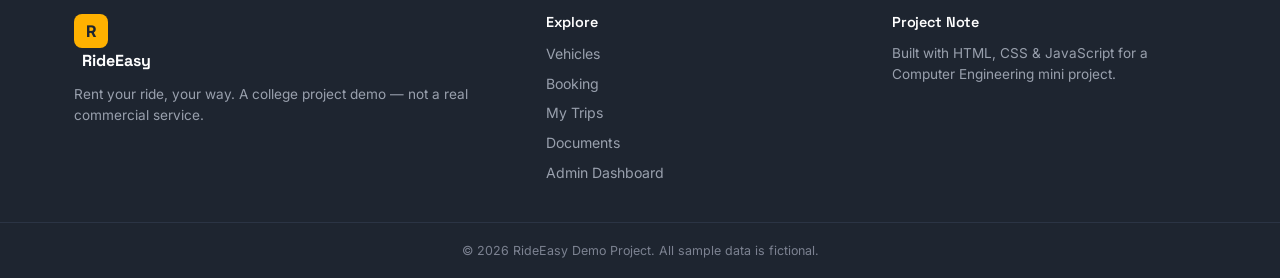
<file: vehicles.html>
<!DOCTYPE html>
<html lang="en">
<head>
<meta charset="UTF-8">
<meta name="viewport" content="width=device-width, initial-scale=1.0, viewport-fit=cover">
<meta name="theme-color" content="#1E2530">
<meta name="description" content="RideEasy – rent bikes and cars in minutes.">
<meta name="mobile-web-app-capable" content="yes">
<meta name="apple-mobile-web-app-capable" content="yes">
<meta name="apple-mobile-web-app-status-bar-style" content="black-translucent">
<meta name="apple-mobile-web-app-title" content="RideEasy">
<link rel="manifest" href="manifest.webmanifest">
<link rel="icon" href="icons/icon.svg" type="image/svg+xml">
<link rel="apple-touch-icon" href="icons/icon-192.png">

<title>Vehicles - RideEasy</title>
<link rel="preconnect" href="https://fonts.googleapis.com">
<link href="https://fonts.googleapis.com/css2?family=Space+Grotesk:wght@500;600;700&family=Inter:wght@400;500;600;700&display=swap" rel="stylesheet">
<link rel="stylesheet" href="css/style.css">
</head>
<body data-page="vehicles">
<main>

<section class="page-header">
  <p class="hero-eyebrow">Fleet</p>
  <h1>Our Vehicles</h1>
  <p class="hero-desc">Choose from a range of well-maintained bikes and cars for every kind of journey.</p>
</section>

<section class="search-bar">
  <label class="search-field"><span aria-hidden="true">🔎</span><input type="search" id="vSearch" placeholder="Search bikes &amp; cars" autocomplete="off" aria-label="Search vehicles"></label>
  <select id="vSort" aria-label="Sort vehicles">
    <option value="featured">Sort: Featured</option>
    <option value="low">Price: low to high</option>
    <option value="high">Price: high to low</option>
  </select>
</section>
<section class="filter-bar" id="vFilters">
  <button class="filter-btn active" data-filter="All">All</button>
  <button class="filter-btn" data-filter="Bike">Bikes</button>
  <button class="filter-btn" data-filter="Car">Cars</button>
  <button class="filter-btn" data-filter="Available">Available</button>
  <button class="filter-btn" data-filter="Saved">❤ Saved</button>
</section>
<p class="result-count" id="resultCount" aria-live="polite"></p>
<section class="vehicle-grid" id="vehicleGrid"></section>

<div class="empty-state hidden" id="vEmpty"><div class="empty-icon">🔍</div><h3>No vehicles found</h3><p>Try a different search or clear the filters.</p><button class="btn btn-outline btn-small" id="vReset">Clear filters</button></div>

<div class="modal-overlay" id="detailsModal" role="dialog" aria-modal="true" aria-labelledby="modalName">
  <div class="modal-box sheet">
    <button class="modal-close" id="modalClose" aria-label="Close">&times;</button>
    <div class="modal-emoji" id="modalIcon"></div>
    <span class="vehicle-type" id="modalType"></span>
    <h3 id="modalName"></h3>
    <div class="spec-chips" id="modalSpecs"></div>
    <p id="modalDesc"></p>
    <div class="sheet-foot">
      <p class="vehicle-price" id="modalPrice"></p>
      <a href="booking.html" class="btn btn-primary" id="modalBook">Book Now</a>
    </div>
  </div>
</div>
</main>
<script src="js/main.js"></script>
</body>
</html>
</file>
<file: css/style.css>
/* =========================================================
   RideEasy — Design Tokens
   ========================================================= */
:root {
  --asphalt: #1E2530;
  --asphalt-light: #2B3444;
  --amber: #FFB100;
  --amber-dark: #E29B00;
  --teal: #1F7A8C;
  --teal-dark: #175f6d;
  --cream: #FAF8F4;
  --white: #FFFFFF;
  --text-dark: #22262B;
  --text-muted: #6B7280;
  --border-soft: #E7E3DA;
  --danger: #C0392B;
  --success: #1E8E5A;

  --font-display: "Space Grotesk", sans-serif;
  --font-body: "Inter", sans-serif;

  --radius-sm: 6px;
  --radius-md: 12px;
  --radius-lg: 20px;

  --shadow-card: 0 4px 16px rgba(30, 37, 48, 0.08);
}

* { box-sizing: border-box; }

html { scroll-behavior: smooth; }

body {
  margin: 0;
  font-family: var(--font-body);
  color: var(--text-dark);
  background: var(--cream);
  line-height: 1.55;
}

h1, h2, h3, h4 {
  font-family: var(--font-display);
  font-weight: 600;
  line-height: 1.15;
  margin: 0 0 0.5em;
  letter-spacing: -0.01em;
}

p { margin: 0 0 1em; color: var(--text-muted); }

a { color: inherit; text-decoration: none; }

img { max-width: 100%; display: block; }

:focus-visible {
  outline: 3px solid var(--teal);
  outline-offset: 2px;
}

.hidden { display: none !important; }

/* =========================================================
   Buttons
   ========================================================= */
.btn {
  display: inline-flex;
  align-items: center;
  justify-content: center;
  gap: 8px;
  padding: 13px 26px;
  border-radius: var(--radius-sm);
  font-family: var(--font-body);
  font-weight: 600;
  font-size: 0.95rem;
  border: 2px solid transparent;
  cursor: pointer;
  transition: transform 0.15s ease, box-shadow 0.15s ease, background 0.15s ease;
}
.btn:hover { transform: translateY(-2px); }

.btn-primary { background: var(--amber); color: var(--asphalt); }
.btn-primary:hover { background: var(--amber-dark); box-shadow: 0 6px 16px rgba(255,177,0,0.35); }

.btn-outline { background: transparent; border-color: var(--asphalt); color: var(--asphalt); }
.btn-outline:hover { background: var(--asphalt); color: var(--white); }

.btn-large { padding: 16px 34px; font-size: 1.05rem; }
.btn-small { padding: 9px 16px; font-size: 0.85rem; }

.btn-disabled {
  background: #E5E2DA; color: #9C9689; border-color: transparent;
  cursor: not-allowed;
}
.btn-disabled:hover { transform: none; }

/* =========================================================
   Header / Nav
   ========================================================= */
.site-header {
  background: var(--asphalt);
  position: sticky;
  top: 0;
  z-index: 100;
}

.nav-wrap {
  max-width: 1180px;
  margin: 0 auto;
  padding: 16px 24px;
  display: flex;
  align-items: center;
  justify-content: space-between;
}

.logo {
  display: flex;
  align-items: center;
  gap: 10px;
  font-family: var(--font-display);
  font-weight: 700;
  font-size: 1.2rem;
  color: var(--white);
}

.logo-mark {
  width: 34px; height: 34px;
  background: var(--amber);
  color: var(--asphalt);
  border-radius: 8px;
  display: flex; align-items: center; justify-content: center;
  font-weight: 700;
}

.main-nav { display: flex; align-items: center; gap: 28px; }

.main-nav a {
  color: #C9CDD6;
  font-weight: 500;
  font-size: 0.95rem;
  padding: 6px 2px;
  border-bottom: 2px solid transparent;
  transition: color 0.15s ease, border-color 0.15s ease;
}

.main-nav a:hover,
.main-nav a.active { color: var(--white); border-color: var(--amber); }

.main-nav a.nav-admin {
  background: var(--asphalt-light);
  padding: 8px 14px;
  border-radius: var(--radius-sm);
  border-bottom: none;
}
.main-nav a.nav-admin:hover,
.main-nav a.nav-admin.active { background: var(--amber); color: var(--asphalt); }

.road-line {
  height: 4px;
  background: repeating-linear-gradient(90deg, var(--amber) 0 24px, transparent 24px 48px);
}

.nav-toggle {
  display: none;
  flex-direction: column;
  gap: 5px;
  background: none;
  border: none;
  cursor: pointer;
  padding: 6px;
}
.nav-toggle span { width: 24px; height: 2px; background: var(--white); }

/* =========================================================
   Flash messages
   ========================================================= */
.flash-wrap {
  max-width: 1180px;
  margin: 16px auto 0;
  padding: 0 24px;
  display: flex;
  flex-direction: column;
  gap: 8px;
}
.flash {
  padding: 12px 18px;
  border-radius: var(--radius-sm);
  font-size: 0.92rem;
  font-weight: 500;
}
.flash-error { background: #FBE9E7; color: var(--danger); border: 1px solid #F3C6BF; }
.flash-success { background: #E4F5EC; color: var(--success); border: 1px solid #BEE7D1; }

/* =========================================================
   Hero
   ========================================================= */
.hero {
  max-width: 1180px;
  margin: 0 auto;
  padding: 72px 24px 56px;
  display: grid;
  grid-template-columns: 1.1fr 0.9fr;
  gap: 40px;
  align-items: center;
}

.hero-eyebrow {
  color: var(--teal);
  font-weight: 600;
  font-size: 0.9rem;
  margin-bottom: 10px;
}

.hero h1 {
  font-size: clamp(2.4rem, 4.5vw, 3.4rem);
  color: var(--asphalt);
}

.hero-desc { font-size: 1.05rem; max-width: 46ch; }

.hero-actions { display: flex; gap: 14px; margin: 26px 0 34px; flex-wrap: wrap; }

.hero-stats { display: flex; gap: 34px; }
.hero-stats div { display: flex; flex-direction: column; }
.hero-stats strong { font-family: var(--font-display); font-size: 1.4rem; color: var(--asphalt); }
.hero-stats span { color: var(--text-muted); font-size: 0.85rem; }

.hero-visual {
  position: relative;
  height: 360px;
}

.hero-lane {
  position: absolute;
  inset: 0;
  background: var(--asphalt);
  border-radius: var(--radius-lg);
}
.hero-lane::before {
  content: "";
  position: absolute;
  left: 50%; top: 0; bottom: 0;
  width: 6px;
  transform: translateX(-50%);
  background: repeating-linear-gradient(180deg, var(--amber) 0 26px, transparent 26px 52px);
}

.hero-card {
  position: absolute;
  background: var(--white);
  border-radius: var(--radius-md);
  padding: 18px 22px;
  box-shadow: var(--shadow-card);
  font-size: 2.2rem;
  display: flex;
  flex-direction: column;
  align-items: center;
  gap: 6px;
  z-index: 2;
}
.hero-card span { font-family: var(--font-body); font-size: 0.8rem; font-weight: 600; color: var(--text-dark); }

.card-1 { top: 12%; left: 4%; transform: rotate(-6deg); }
.card-2 { top: 40%; right: 2%; transform: rotate(5deg); }
.card-3 { bottom: 8%; left: 18%; transform: rotate(-3deg); }

/* =========================================================
   Dashed divider (road-marking motif)
   ========================================================= */
.dashed-divider {
  max-width: 1180px;
  margin: 0 auto;
  padding: 0 24px;
}
.dashed-divider::before {
  content: "";
  display: block;
  height: 0;
  border-top: 3px dashed var(--border-soft);
}

/* =========================================================
   How it works
   ========================================================= */
.how-it-works {
  max-width: 1180px;
  margin: 0 auto;
  padding: 56px 24px;
  text-align: center;
}
.how-it-works h2 { font-size: 2rem; color: var(--asphalt); margin-bottom: 36px; }

.steps-grid {
  display: grid;
  grid-template-columns: repeat(4, 1fr);
  gap: 24px;
}
.step { text-align: left; }
.step-icon { font-size: 1.8rem; margin-bottom: 10px; }
.step h3 { font-size: 1.05rem; color: var(--asphalt); }
.step p { font-size: 0.9rem; margin: 0; }

/* =========================================================
   Section head / see-all
   ========================================================= */
.section-head {
  display: flex;
  align-items: baseline;
  justify-content: space-between;
  max-width: 1180px;
  margin: 0 auto;
  padding: 0 24px 20px;
}
.section-head h2 { color: var(--asphalt); font-size: 1.7rem; }
.see-all { color: var(--teal); font-weight: 600; font-size: 0.92rem; }
.see-all:hover { text-decoration: underline; }

/* =========================================================
   Vehicle cards / grid
   ========================================================= */
.featured-vehicles { padding-bottom: 20px; }

.vehicle-grid {
  max-width: 1180px;
  margin: 0 auto;
  padding: 0 24px 60px;
  display: grid;
  grid-template-columns: repeat(auto-fit, minmax(250px, 1fr));
  gap: 22px;
}

.vehicle-card {
  background: var(--white);
  border: 1px solid var(--border-soft);
  border-radius: var(--radius-md);
  overflow: hidden;
  display: flex;
  flex-direction: column;
  transition: box-shadow 0.15s ease, transform 0.15s ease;
}
.vehicle-card:hover { box-shadow: var(--shadow-card); transform: translateY(-3px); }

.vehicle-image {
  background: linear-gradient(135deg, var(--asphalt) 0%, var(--asphalt-light) 100%);
  padding: 30px 0;
  display: flex;
  align-items: center;
  justify-content: center;
  font-size: 3.4rem;
  position: relative;
}

.badge {
  position: absolute;
  top: 12px; right: 12px;
  font-size: 0.72rem;
  font-weight: 700;
  padding: 4px 10px;
  border-radius: 999px;
}
.badge-available { background: #E4F5EC; color: var(--success); }
.badge-unavailable { background: #FBE9E7; color: var(--danger); }

.vehicle-info { padding: 18px 20px 22px; display: flex; flex-direction: column; gap: 6px; flex: 1; }
.vehicle-type { color: var(--teal); font-size: 0.78rem; font-weight: 700; text-transform: capitalize; }
.vehicle-info h3 { font-size: 1.1rem; color: var(--asphalt); margin-bottom: 2px; }
.vehicle-desc { font-size: 0.86rem; margin-bottom: 4px; }
.vehicle-price { font-family: var(--font-display); font-size: 1.25rem; color: var(--asphalt); font-weight: 700; margin: 4px 0 14px; }
.vehicle-price span { font-family: var(--font-body); font-size: 0.8rem; color: var(--text-muted); font-weight: 500; }

.vehicle-actions { display: flex; gap: 10px; margin-top: auto; }
.vehicle-actions .btn { flex: 1; }

/* =========================================================
   CTA banner
   ========================================================= */
.cta-banner {
  background: var(--asphalt);
  color: var(--white);
  text-align: center;
  padding: 64px 24px;
  margin-top: 20px;
}
.cta-banner h2 { color: var(--white); font-size: 2rem; }
.cta-banner p { color: #C9CDD6; margin-bottom: 26px; }

/* =========================================================
   Generic page header
   ========================================================= */
.page-header {
  max-width: 1180px;
  margin: 0 auto;
  padding: 56px 24px 24px;
}
.page-header h1 { font-size: 2.2rem; color: var(--asphalt); }
.page-header .hero-desc { max-width: 60ch; }

/* =========================================================
   Filter bar
   ========================================================= */
.filter-bar {
  max-width: 1180px;
  margin: 0 auto;
  padding: 0 24px 30px;
  display: flex;
  gap: 10px;
}
.filter-btn {
  background: var(--white);
  border: 1px solid var(--border-soft);
  padding: 9px 20px;
  border-radius: 999px;
  font-weight: 600;
  font-size: 0.88rem;
  cursor: pointer;
  transition: background 0.15s ease, color 0.15s ease, border-color 0.15s ease;
}
.filter-btn.active,
.filter-btn:hover { background: var(--asphalt); color: var(--white); border-color: var(--asphalt); }

/* =========================================================
   Modal (vehicle details)
   ========================================================= */
.modal-overlay {
  display: none;
  position: fixed;
  inset: 0;
  background: rgba(30, 37, 48, 0.55);
  align-items: center;
  justify-content: center;
  z-index: 200;
  padding: 24px;
}
.modal-overlay.open { display: flex; }

.modal-box {
  background: var(--white);
  border-radius: var(--radius-lg);
  padding: 34px;
  max-width: 420px;
  width: 100%;
  position: relative;
  text-align: center;
}
.modal-close {
  position: absolute; top: 14px; right: 16px;
  background: none; border: none; font-size: 1.4rem;
  cursor: pointer; color: var(--text-muted);
}
.modal-emoji { font-size: 3rem; margin-bottom: 10px; }
.modal-box h3 { color: var(--asphalt); font-size: 1.3rem; }

/* =========================================================
   Forms (booking / login)
   ========================================================= */
.form-section {
  max-width: 760px;
  margin: 0 auto;
  padding: 0 24px 70px;
}

.app-form {
  background: var(--white);
  border: 1px solid var(--border-soft);
  border-radius: var(--radius-lg);
  padding: 32px;
}

.form-grid {
  display: grid;
  grid-template-columns: 1fr 1fr;
  gap: 20px;
}

.form-group { display: flex; flex-direction: column; gap: 6px; }
.form-group label { font-weight: 600; font-size: 0.9rem; color: var(--asphalt); }

.form-group input,
.form-group select {
  padding: 12px 14px;
  border-radius: var(--radius-sm);
  border: 1.5px solid var(--border-soft);
  font-family: var(--font-body);
  font-size: 0.95rem;
  background: var(--cream);
  color: var(--text-dark);
}
.form-group input:focus,
.form-group select:focus { border-color: var(--teal); outline: none; background: var(--white); }

.field-hint { font-size: 0.78rem; color: var(--text-muted); min-height: 14px; }

.cost-estimate {
  display: flex;
  justify-content: space-between;
  background: var(--cream);
  border: 1.5px dashed var(--border-soft);
  border-radius: var(--radius-md);
  padding: 16px 20px;
  margin: 24px 0;
}
.cost-estimate div { display: flex; flex-direction: column; gap: 4px; }
.cost-estimate span { font-size: 0.8rem; color: var(--text-muted); }
.cost-estimate strong { font-family: var(--font-display); font-size: 1.2rem; color: var(--asphalt); }

.app-form .btn-large { width: 100%; margin-top: 6px; }

/* =========================================================
   Booking confirmation
   ========================================================= */
.confirmation-box {
  max-width: 640px;
  margin: 0 auto 20px;
  padding: 32px;
  background: #EEFBF3;
  border: 1.5px solid #BEE7D1;
  border-radius: var(--radius-lg);
  text-align: center;
}
.confirmation-icon { font-size: 2.4rem; margin-bottom: 6px; }
.confirmation-box h2 { color: var(--success); }
.confirmation-details {
  display: grid;
  grid-template-columns: 1fr 1fr;
  gap: 14px;
  text-align: left;
  background: var(--white);
  border-radius: var(--radius-md);
  padding: 20px;
  margin: 20px 0 26px;
}
.confirmation-details div { display: flex; flex-direction: column; gap: 2px; }
.confirmation-details span { font-size: 0.76rem; color: var(--text-muted); }
.confirmation-details strong { color: var(--asphalt); font-family: var(--font-display); }
.status-pending { color: var(--amber-dark) !important; }

/* =========================================================
   Documents page
   ========================================================= */
.demo-notice {
  max-width: 1180px;
  margin: 0 auto 30px;
  padding: 14px 20px;
  background: #FFF6E0;
  border: 1.5px solid #FFE2A0;
  border-radius: var(--radius-md);
  font-size: 0.9rem;
  color: #7A5B00;
}
.demo-notice.small { max-width: 100%; margin-bottom: 22px; font-size: 0.82rem; }

.documents-section {
  max-width: 1180px;
  margin: 0 auto;
  padding: 0 24px 70px;
  display: grid;
  grid-template-columns: repeat(auto-fit, minmax(320px, 1fr));
  gap: 24px;
}

.doc-card {
  background: var(--white);
  border: 1px solid var(--border-soft);
  border-radius: var(--radius-lg);
  padding: 26px;
}
.doc-card-head { display: flex; gap: 14px; margin-bottom: 20px; }
.doc-icon { font-size: 2rem; }
.doc-card-head h3 { font-size: 1.05rem; color: var(--asphalt); margin-bottom: 2px; }
.doc-card-head p { font-size: 0.82rem; margin: 0; }

.upload-btn {
  display: inline-block;
  background: var(--asphalt);
  color: var(--white);
  padding: 11px 22px;
  border-radius: var(--radius-sm);
  font-weight: 600;
  font-size: 0.88rem;
  cursor: pointer;
  transition: background 0.15s ease;
}
.upload-btn:hover { background: var(--asphalt-light); }

.file-name { font-size: 0.85rem; margin: 12px 0 4px; color: var(--text-dark); }
.upload-error { font-size: 0.8rem; color: var(--danger); min-height: 16px; margin: 0 0 10px; }

.status-tag {
  display: inline-block;
  padding: 5px 14px;
  border-radius: 999px;
  font-size: 0.78rem;
  font-weight: 700;
}
.status-pending { background: #FFF6E0; color: var(--amber-dark); }
.status-confirmed { background: #E4F5EC; color: var(--success); }
.status-completed { background: #E1EEF6; color: var(--teal-dark); }
.status-unavailable { background: #FBE9E7; color: var(--danger); }

/* =========================================================
   Auth page
   ========================================================= */
.auth-section {
  max-width: 480px;
  margin: 0 auto;
  padding: 56px 24px 80px;
}
.auth-box {
  background: var(--white);
  border: 1px solid var(--border-soft);
  border-radius: var(--radius-lg);
  padding: 32px;
}
.auth-tabs { display: flex; border-radius: var(--radius-sm); overflow: hidden; margin-bottom: 20px; background: var(--cream); }
.auth-tab {
  flex: 1; padding: 12px; border: none; background: transparent;
  font-weight: 600; cursor: pointer; color: var(--text-muted);
}
.auth-tab.active { background: var(--asphalt); color: var(--white); }
.auth-form .form-group { margin-bottom: 16px; }

/* =========================================================
   Admin dashboard
   ========================================================= */
.stats-grid {
  max-width: 1180px;
  margin: 0 auto;
  padding: 0 24px 20px;
  display: grid;
  grid-template-columns: repeat(auto-fit, minmax(220px, 1fr));
  gap: 20px;
}
.stat-card {
  background: var(--white);
  border: 1px solid var(--border-soft);
  border-radius: var(--radius-md);
  padding: 22px;
  display: flex;
  align-items: center;
  gap: 16px;
}
.stat-icon { font-size: 1.8rem; }
.stat-card strong { display: block; font-family: var(--font-display); font-size: 1.5rem; color: var(--asphalt); }
.stat-card span { font-size: 0.82rem; color: var(--text-muted); }

.admin-section {
  max-width: 1180px;
  margin: 0 auto;
  padding: 30px 24px;
}

.table-wrap {
  overflow-x: auto;
  background: var(--white);
  border: 1px solid var(--border-soft);
  border-radius: var(--radius-md);
}
.data-table { width: 100%; border-collapse: collapse; font-size: 0.9rem; }
.data-table th {
  text-align: left;
  padding: 14px 18px;
  background: var(--cream);
  color: var(--asphalt);
  font-family: var(--font-display);
  font-size: 0.82rem;
}
.data-table td { padding: 14px 18px; border-top: 1px solid var(--border-soft); }
.empty-row { text-align: center; color: var(--text-muted); padding: 30px !important; }

/* =========================================================
   Footer
   ========================================================= */
.site-footer { background: var(--asphalt); color: #C9CDD6; margin-top: 60px; }
.footer-wrap {
  max-width: 1180px;
  margin: 0 auto;
  padding: 50px 24px 30px;
  display: grid;
  grid-template-columns: 1.4fr 1fr 1fr;
  gap: 32px;
}
.footer-brand .logo-text { color: var(--white); font-family: var(--font-display); font-weight: 700; margin-left: 8px; }
.footer-brand p { color: #99A0AD; font-size: 0.85rem; margin-top: 10px; }
.footer-links h4, .footer-note h4 { color: var(--white); font-size: 0.9rem; margin-bottom: 12px; }
.footer-links a { display: block; color: #99A0AD; font-size: 0.88rem; margin-bottom: 8px; }
.footer-links a:hover { color: var(--amber); }
.footer-note p { color: #99A0AD; font-size: 0.85rem; }
.footer-bottom {
  border-top: 1px solid var(--asphalt-light);
  text-align: center;
  padding: 18px;
  font-size: 0.78rem;
  color: #7C8291;
}

/* =========================================================
   Responsive
   ========================================================= */
@media (max-width: 900px) {
  .hero { grid-template-columns: 1fr; padding-top: 40px; }
  .hero-visual { height: 260px; }
  .steps-grid { grid-template-columns: repeat(2, 1fr); }
  .footer-wrap { grid-template-columns: 1fr 1fr; }
}

@media (max-width: 720px) {
  .nav-toggle { display: flex; }
  .main-nav {
    position: absolute;
    top: 100%; left: 0; right: 0;
    background: var(--asphalt);
    flex-direction: column;
    align-items: flex-start;
    gap: 4px;
    padding: 10px 24px 20px;
    display: none;
  }
  .main-nav.open { display: flex; }
  .main-nav a { width: 100%; padding: 10px 0; }

  .form-grid { grid-template-columns: 1fr; }
  .confirmation-details { grid-template-columns: 1fr; }
  .steps-grid { grid-template-columns: 1fr; }
  .footer-wrap { grid-template-columns: 1fr; }
  .hero-stats { flex-wrap: wrap; gap: 20px; }
}

/* Auth nav */
.nav-user { font-weight: 600; opacity: .8; padding: 0 .5rem; }
.main-nav .nav-signup { background: var(--amber); color: var(--asphalt) !important; font-weight: 600; border-radius: 999px; padding: .4rem 1rem; }


/* Payment interface */
.payment-panel { margin: 28px 0 20px; padding: 24px; border: 1px solid var(--border-soft); border-radius: var(--radius-lg); background: #fff; }
.payment-heading { display:flex; align-items:center; justify-content:space-between; gap:14px; }
.payment-heading h2 { margin: 0; font-family: var(--font-display); color: var(--asphalt); font-size: 1.35rem; }
.payment-heading .hero-eyebrow { margin: 0 0 5px; }
.payment-lock { color: var(--teal); font-size: .78rem; font-weight: 700; white-space: nowrap; }
.payment-subtitle { color: var(--text-muted); font-size: .9rem; margin: 12px 0 18px; }
.payment-methods { display:grid; gap:10px; }
.payment-option { display:flex; align-items:center; gap:12px; border:1.5px solid var(--border-soft); border-radius: var(--radius-md); padding:14px; cursor:pointer; transition:border-color .2s, background .2s; }
.payment-option.selected { border-color: var(--teal); background:#f0fbf8; }
.payment-option input { accent-color: var(--teal); }
.payment-icon { display:grid; place-items:center; width:38px; height:38px; flex-shrink:0; border-radius:10px; background:var(--cream); color:var(--asphalt); font-size:1.2rem; font-weight:700; }
.payment-option strong,.payment-option small { display:block; }
.payment-option strong { color:var(--asphalt); font-size:.92rem; }
.payment-option small { color:var(--text-muted); margin-top:3px; font-size:.78rem; }
.payment-detail { margin-top:16px; padding:15px; border-radius:var(--radius-md); background:var(--cream); }
.payment-detail label { display:block; font-weight:600; font-size:.88rem; margin-bottom:7px; }
.payment-detail label span,.payment-detail small { color:var(--text-muted); font-size:.78rem; }
.payment-detail input { width:100%; padding:12px; border:1px solid var(--border-soft); border-radius:var(--radius-sm); background:#fff; font:inherit; }
.payment-detail > small { display:block; margin-top:8px; }
.card-preview { display:flex; flex-direction:column; gap:18px; padding:18px; border-radius:12px; background:#202936; color:white; margin-bottom:12px; }
.card-preview span { font-size:.75rem; letter-spacing:.12em; }
.card-preview strong { letter-spacing:.08em; }
.card-preview small { color:#d5d9e0; }
.payment-total { display:flex; justify-content:space-between; align-items:center; padding:18px 0 8px; margin-top:12px; border-top:1px solid var(--border-soft); }
.payment-total span { color:var(--text-muted); font-size:.9rem; }
.payment-total strong { font-family:var(--font-display); color:var(--asphalt); font-size:1.35rem; }
.payment-disclaimer { color:var(--text-muted); font-size:.78rem; line-height:1.5; margin:10px 0 16px; }
@media (max-width:520px) { .payment-panel { padding:17px; } .payment-heading { align-items:flex-start; flex-direction:column; } }


/* UPI app launch buttons */
.upi-apps { display:grid; grid-template-columns:repeat(2,minmax(0,1fr)); gap:10px; margin-top:14px; }
.upi-app-btn { display:flex; align-items:center; justify-content:flex-start; gap:10px; padding:11px 12px; border:1px solid var(--border-soft); border-radius:var(--radius-md); background:#fff; color:var(--asphalt); font:inherit; font-size:.88rem; font-weight:650; cursor:pointer; transition:border-color .2s, transform .2s, background .2s; }
.upi-app-btn:hover { border-color:var(--teal); background:#f0fbf8; transform:translateY(-1px); }
.upi-app-mark { display:grid; place-items:center; width:32px; height:32px; flex-shrink:0; border-radius:9px; font-weight:800; }
.gpay-mark { color:#4285f4; background:#eef4ff; }
.phonepe-mark { color:#5f259f; background:#f3eaff; }
.paytm-mark { color:#0879b9; background:#e9f7ff; }
.other-upi-mark { color:var(--teal); background:#e9f8f4; }
@media (max-width:420px) { .upi-apps { grid-template-columns:1fr; } }


/* UPI ID row + QR (QR for PC users, app buttons for phones) */
.upi-id-row { display:flex; align-items:center; justify-content:space-between; gap:10px; padding:12px; border:1px solid var(--border-soft); border-radius:var(--radius-sm); background:#fff; }
.upi-id-row strong { color:var(--asphalt); word-break:break-all; }
.upi-copy-btn { border:1px solid var(--teal); background:#fff; color:var(--teal); border-radius:8px; padding:6px 12px; font:inherit; font-size:.82rem; font-weight:700; cursor:pointer; }
.upi-copy-btn:hover { background:#f0fbf8; }
.upi-qr-box { display:block; margin-top:16px; text-align:center; }
.upi-qr-canvas { width:210px; height:210px; margin:0 auto; padding:6px; background:#fff; border:1px solid var(--border-soft); border-radius:var(--radius-md); }
.upi-qr-canvas svg { width:100%; height:100%; display:block; }
.upi-qr-box p { margin:10px auto 0; max-width:320px; font-size:.82rem; color:var(--text-muted); }

/* Real vehicle photos + UPI input */
.vehicle-image { padding:0; height:190px; overflow:hidden; }
.vehicle-photo { width:100%; height:100%; object-fit:cover; display:block; }
.vehicle-image .vehicle-emoji { font-size:3.4rem; }
.modal-emoji .vehicle-photo { width:100%; max-height:240px; border-radius:var(--radius-md); }
.vehicle-thumb { width:64px; height:42px; object-fit:cover; border-radius:6px; display:block; }
.upi-id-input { flex:1; min-width:0; border:0; outline:0; font:inherit; font-weight:600; color:var(--asphalt); background:transparent; }
.upi-id-error { display:block; color:#c0392b; min-height:1em; margin-top:4px; }
.upi-qr-canvas.hidden { display:none; }

/* Google Maps pickup preview */
.map-actions { display:flex; flex-wrap:wrap; align-items:center; gap:10px 16px; margin-top:10px; }
.map-link { color:var(--teal); font-size:.85rem; font-weight:700; }
.map-link:hover { text-decoration:underline; }
.map-box { margin-top:12px; border:1px solid var(--border-soft); border-radius:var(--radius-md); overflow:hidden; }
.map-box iframe { width:100%; height:260px; border:0; display:block; }

/* =========================================================
   APP LAYER — installable-app look & feel
   ========================================================= */
:root { --tab-h: 64px; --safe-b: env(safe-area-inset-bottom, 0px); --safe-t: env(safe-area-inset-top, 0px); }
body { -webkit-tap-highlight-color: transparent; -webkit-text-size-adjust: 100%; }
button, a, input, select { touch-action: manipulation; }
input, select, textarea { font-size: 16px; } /* stops iOS zoom on focus */

.skip-link { position: absolute; left: -999px; top: 8px; background: var(--amber); color: var(--asphalt); padding: 8px 14px; border-radius: 8px; z-index: 999; font-weight: 700; }
.skip-link:focus { left: 8px; }
.offline-bar { background: #3b2f00; color: #ffd96b; text-align: center; font-size: .82rem; font-weight: 600; padding: 6px 12px; }

/* Header */
.site-header { padding-top: var(--safe-t); }
.nav-toggle { display: none !important; }
.header-avatar { display: none; width: 36px; height: 36px; border-radius: 50%; background: var(--amber); color: var(--asphalt); font-weight: 700; align-items: center; justify-content: center; }
.nav-avatar { display: inline-grid; place-items: center; width: 26px; height: 26px; border-radius: 50%; background: var(--amber); color: var(--asphalt); font-size: .8rem; font-weight: 700; margin-right: 8px; }
.main-nav a.nav-user { display: inline-flex; align-items: center; opacity: 1; padding: 4px 12px 4px 4px; background: var(--asphalt-light); border-radius: 999px; border-bottom: none; color: #fff; }

/* Bottom tab bar (phones/tablets) */
.tab-bar { display: none; }
@media (max-width: 820px) {
  .main-nav { display: none !important; }
  .header-avatar { display: inline-flex; }
  .nav-wrap { padding: 12px 16px; }
  .site-footer { display: none; }
  body { padding-bottom: calc(var(--tab-h) + var(--safe-b)); }
  .tab-bar { position: fixed; left: 0; right: 0; bottom: 0; z-index: 150; display: grid; grid-template-columns: repeat(5, 1fr); height: calc(var(--tab-h) + var(--safe-b)); padding-bottom: var(--safe-b); background: rgba(255,255,255,.96); backdrop-filter: blur(12px); border-top: 1px solid var(--border-soft); }
  .tab { display: flex; flex-direction: column; align-items: center; justify-content: center; gap: 3px; color: var(--text-muted); font-size: .68rem; font-weight: 600; position: relative; }
  .tab svg { width: 24px; height: 24px; }
  .tab.active { color: var(--teal-dark); }
  .tab.active::before { content: ""; position: absolute; top: 0; width: 28px; height: 3px; border-radius: 0 0 3px 3px; background: var(--amber); }
  .page-header { padding: 28px 16px 16px; }
  .page-header h1 { font-size: 1.7rem; }
  .vehicle-grid, .filter-bar, .section-head, .search-bar, .result-count { padding-left: 16px !important; padding-right: 16px !important; }
  .filter-bar { overflow-x: auto; flex-wrap: nowrap; scrollbar-width: none; padding-bottom: 16px; }
  .filter-bar::-webkit-scrollbar { display: none; }
  .filter-btn { white-space: nowrap; }
  .vehicle-grid { grid-template-columns: 1fr 1fr; gap: 12px; padding-bottom: 32px; }
  .vehicle-image { height: 120px; }
  .vehicle-info { padding: 12px; }
  .vehicle-actions { flex-direction: column; gap: 8px; }
  .vehicle-desc { display: none; }
  .how-it-works, .hero { padding-left: 16px; padding-right: 16px; }
}
@media (max-width: 460px) { .vehicle-grid { grid-template-columns: 1fr; } .vehicle-image { height: 180px; } .vehicle-actions { flex-direction: row; } }

/* Toasts */
.toast-wrap { position: fixed; left: 50%; transform: translateX(-50%); bottom: calc(var(--tab-h) + var(--safe-b) + 14px); z-index: 400; display: flex; flex-direction: column; gap: 8px; width: min(92vw, 420px); pointer-events: none; }
@media (min-width: 821px) { .toast-wrap { bottom: 24px; } }
.toast { display: flex; align-items: center; gap: 10px; background: var(--asphalt); color: #fff; padding: 12px 16px; border-radius: 12px; box-shadow: 0 10px 30px rgba(0,0,0,.25); font-size: .9rem; font-weight: 500; opacity: 0; transform: translateY(12px); transition: opacity .25s, transform .25s; }
.toast.in { opacity: 1; transform: none; }
.toast-ico { display: grid; place-items: center; width: 22px; height: 22px; border-radius: 50%; background: var(--success); font-size: .75rem; font-weight: 800; flex-shrink: 0; }
.toast-error .toast-ico { background: var(--danger); }

/* Buttons */
.btn { min-height: 44px; }
.btn-small { min-height: 38px; }
.btn:active { transform: scale(.97); }
.btn-danger { background: #fff; color: var(--danger); border-color: #f0c4be; }
.btn-danger:hover { background: var(--danger); color: #fff; }

/* Home: hero + quick booking + tiles */
.hero { padding-top: 48px; }
.hero-visual { height: 380px; }
.hero-photo { position: absolute; border-radius: 18px; overflow: hidden; box-shadow: 0 14px 34px rgba(30,37,48,.28); border: 4px solid #fff; background: var(--asphalt); }
.hero-photo img { width: 100%; height: 100%; object-fit: cover; }
.hero-photo .vehicle-emoji { display: grid; place-items: center; height: 100%; font-size: 3rem; }
.hero-photo span { position: absolute; left: 8px; bottom: 8px; background: rgba(30,37,48,.82); color: #fff; font-size: .72rem; font-weight: 600; padding: 4px 10px; border-radius: 999px; }
.hp-1 { width: 62%; height: 52%; top: 0; right: 0; transform: rotate(3deg); }
.hp-2 { width: 58%; height: 46%; top: 36%; left: 0; transform: rotate(-4deg); z-index: 2; }
.hp-3 { width: 46%; height: 36%; bottom: 0; right: 6%; transform: rotate(2deg); z-index: 3; }
.hero-visual::before { content: ""; position: absolute; inset: 6% 8%; background: var(--amber); border-radius: 36px; opacity: .22; transform: rotate(-3deg); }
@media (max-width: 900px) { .hero-visual { height: 300px; } }
.quick-book { display: flex; gap: 10px; margin: 24px 0 28px; background: #fff; border: 1px solid var(--border-soft); padding: 8px; border-radius: 16px; box-shadow: var(--shadow-card); max-width: 520px; }
.quick-field { flex: 1; display: flex; align-items: center; gap: 8px; padding: 0 10px; min-width: 0; }
.quick-field input { border: 0; outline: 0; width: 100%; font: inherit; background: transparent; color: var(--text-dark); }
@media (max-width: 460px) { .quick-book { flex-direction: column; } .quick-field { min-height: 44px; } }
.category-tiles { max-width: 1180px; margin: 0 auto; padding: 0 24px 40px; display: grid; grid-template-columns: repeat(3, 1fr); gap: 14px; }
.cat-tile { display: flex; align-items: center; gap: 14px; background: #fff; border: 1px solid var(--border-soft); border-radius: var(--radius-md); padding: 16px; transition: transform .15s, box-shadow .15s; }
.cat-tile:hover { transform: translateY(-2px); box-shadow: var(--shadow-card); }
.cat-emoji { font-size: 1.8rem; width: 52px; height: 52px; display: grid; place-items: center; border-radius: 14px; background: var(--cream); }
.cat-tile strong { display: block; color: var(--asphalt); font-family: var(--font-display); }
.cat-tile small { color: var(--text-muted); }
@media (max-width: 720px) { .category-tiles { grid-template-columns: 1fr; padding: 0 16px 28px; gap: 10px; } }

/* Search + chips + cards */
.search-bar { max-width: 1180px; margin: 0 auto; padding: 0 24px 14px; display: flex; gap: 10px; }
.search-field { flex: 1; display: flex; align-items: center; gap: 10px; background: #fff; border: 1px solid var(--border-soft); border-radius: 12px; padding: 0 14px; min-height: 48px; }
.search-field:focus-within { border-color: var(--teal); box-shadow: 0 0 0 3px rgba(31,122,140,.15); }
.search-field input { border: 0; outline: 0; width: 100%; font: inherit; background: transparent; }
.search-bar select { border: 1px solid var(--border-soft); border-radius: 12px; background: #fff; padding: 0 12px; min-height: 48px; font: inherit; font-size: .88rem; }
@media (max-width: 520px) { .search-bar { flex-direction: column; } }
.result-count { max-width: 1180px; margin: 0 auto; padding: 0 24px 12px; font-size: .85rem; }
.spec-chips { display: flex; flex-wrap: wrap; gap: 6px; margin: 2px 0 6px; }
.spec-chips span { background: var(--cream); border: 1px solid var(--border-soft); color: var(--text-dark); font-size: .72rem; font-weight: 600; padding: 3px 9px; border-radius: 999px; }
.vehicle-image { position: relative; }
.vehicle-image .badge { right: auto; left: 10px; }
.fav-btn { position: absolute; top: 8px; right: 8px; width: 38px; height: 38px; border-radius: 50%; border: 0; background: rgba(255,255,255,.92); color: var(--text-muted); font-size: 1.15rem; cursor: pointer; display: grid; place-items: center; box-shadow: 0 2px 8px rgba(0,0,0,.18); transition: transform .15s; }
.fav-btn:active { transform: scale(.85); }
.fav-btn.on { color: #e0245e; }
.vehicle-card:has(.btn-disabled) .vehicle-photo { filter: grayscale(.85); opacity: .8; }
.empty-state { max-width: 420px; margin: 20px auto 60px; text-align: center; padding: 30px 20px; }
.empty-icon { font-size: 2.6rem; margin-bottom: 8px; }
.empty-state h3 { color: var(--asphalt); }

/* Bottom sheet modal (centered on desktop) */
.modal-box.sheet { text-align: left; padding: 0 0 20px; max-width: 460px; overflow: hidden; }
.modal-box.sheet > :not(.modal-emoji):not(.modal-close) { margin-left: 22px; margin-right: 22px; }
.modal-box.sheet .modal-emoji { margin: 0 0 14px; font-size: 3rem; }
.modal-box.sheet .modal-emoji .vehicle-photo { height: 220px; border-radius: 0; }
.modal-close { z-index: 2; width: 36px; height: 36px; border-radius: 50%; background: rgba(255,255,255,.92) !important; top: 10px; right: 10px; }
.sheet-foot { display: flex; align-items: center; justify-content: space-between; gap: 12px; margin-top: 8px; }
.sheet-foot .vehicle-price { margin: 0; }
@media (max-width: 820px) {
  .modal-overlay { align-items: flex-end; padding: 0; }
  .modal-box.sheet { max-width: none; border-radius: 22px 22px 0 0; padding-bottom: calc(20px + var(--safe-b)); animation: sheetUp .28s ease-out; }
}
@keyframes sheetUp { from { transform: translateY(100%); } to { transform: none; } }

/* Booking page */
.selected-vehicle { max-width: 1180px; margin: 0 auto 16px; padding: 0 24px; display: flex; gap: 16px; align-items: center; }

.selected-vehicle { background: transparent; }
.sv-photo { width: 150px; height: 100px; border-radius: 14px; overflow: hidden; flex-shrink: 0; background: var(--asphalt); }
.sv-photo img { width: 100%; height: 100%; object-fit: cover; }
.sv-info { background: transparent !important; }
.sv-info h3 { margin: 0 0 4px; color: var(--asphalt); }
.sv-price { margin: 4px 0 0; color: var(--text-dark); }
.sv-price span { color: var(--text-muted); font-size: .85rem; }
@media (max-width: 820px) { .selected-vehicle { padding: 0 16px; } .sv-photo { width: 110px; height: 84px; } }
@media (max-width: 820px) { .app-form { border-radius: 16px; } .form-section { padding-left: 16px; padding-right: 16px; } }
.confirm-actions { display: flex; gap: 10px; justify-content: center; flex-wrap: wrap; margin-top: 12px; }

/* Trips */
.trip-list { max-width: 820px; margin: 0 auto; padding: 0 24px 40px; display: grid; gap: 14px; }
.trip-card { display: flex; background: #fff; border: 1px solid var(--border-soft); border-radius: var(--radius-md); overflow: hidden; }
.trip-photo { width: 190px; flex-shrink: 0; background: var(--asphalt); }
.trip-photo img { width: 100%; height: 100%; object-fit: cover; }
.trip-body { padding: 16px 18px; flex: 1; min-width: 0; }
.trip-top { display: flex; justify-content: space-between; align-items: center; gap: 8px; }
.trip-top h3 { margin: 0; color: var(--asphalt); font-size: 1.1rem; }
.trip-body p { margin: 4px 0 0; font-size: .88rem; }
.trip-dates { color: var(--text-dark) !important; font-weight: 600; }
.trip-actions { display: flex; gap: 8px; flex-wrap: wrap; margin-top: 12px; }
.status-cancelled { background: #FBE9E7; color: var(--danger); }
#tripTabs .filter-btn[data-count]:not([data-count="0"])::after { content: attr(data-count); margin-left: 8px; background: var(--amber); color: var(--asphalt); border-radius: 999px; padding: 1px 7px; font-size: .72rem; }
@media (max-width: 560px) { .trip-list { padding: 0 16px 28px; } .trip-card { flex-direction: column; } .trip-photo { width: 100%; height: 150px; } }

/* Profile */
.profile-wrap { max-width: 640px; margin: 0 auto; padding: 0 24px 40px; display: grid; gap: 16px; }
.profile-card { background: var(--asphalt); color: #fff; border-radius: 20px; padding: 24px; display: grid; grid-template-columns: auto 1fr; gap: 16px 18px; align-items: center; }
.avatar { width: 64px; height: 64px; border-radius: 50%; background: var(--amber); color: var(--asphalt); display: grid; place-items: center; font: 700 1.6rem var(--font-display); }
.profile-head h2 { margin: 0; color: #fff; font-size: 1.3rem; }
.profile-head p { margin: 2px 0 0; color: #C9CDD6; word-break: break-all; }
.profile-stats { grid-column: 1 / -1; display: grid; grid-template-columns: repeat(3, 1fr); gap: 10px; }
.profile-stats div { background: rgba(255,255,255,.08); border-radius: 12px; padding: 10px; text-align: center; }
.profile-stats strong { display: block; font: 700 1.3rem var(--font-display); }
.profile-stats span { font-size: .75rem; color: #C9CDD6; }
.profile-form { margin: 0 !important; max-width: none !important; }
.profile-form h3 { margin-bottom: 12px; }
.menu-list { background: #fff; border: 1px solid var(--border-soft); border-radius: 16px; overflow: hidden; }
.menu-item { display: flex; align-items: center; gap: 14px; width: 100%; padding: 14px 16px; background: none; border: 0; border-bottom: 1px solid var(--border-soft); font: inherit; text-align: left; cursor: pointer; min-height: 60px; color: var(--text-dark); }
.menu-item:last-child { border-bottom: 0; }
.menu-item:hover { background: var(--cream); }
.menu-item > span { font-size: 1.3rem; width: 40px; height: 40px; border-radius: 12px; background: var(--cream); display: grid; place-items: center; }
.menu-item div { flex: 1; }
.menu-item strong { display: block; }
.menu-item small { color: var(--text-muted); }
.menu-item i { font-style: normal; color: var(--text-muted); font-size: 1.4rem; }
.menu-danger strong { color: var(--danger); }
.menu-item[hidden] { display: none; }
@media (max-width: 820px) { .profile-wrap { padding: 0 16px 28px; } }

/* Admin tables scroll on phones */
.table-wrap { overflow-x: auto; -webkit-overflow-scrolling: touch; }

@media (prefers-reduced-motion: reduce) { * { animation: none !important; transition: none !important; scroll-behavior: auto !important; } }

/* Fixes: forms never overflow on phones */
.form-grid { grid-template-columns: repeat(2, minmax(0, 1fr)); }
@media (max-width: 720px) { .form-grid { grid-template-columns: minmax(0, 1fr); } }
.form-group { min-width: 0; }
.form-group input, .form-group select { width: 100%; min-width: 0; }
.form-group input[type="date"] { min-height: 48px; }
@media (max-width: 820px) { .app-form { padding: 20px; } .profile-form .form-group + .form-group { margin-top: 0; } }
.profile-form { display: grid; gap: 14px; }
.profile-form h3 { margin: 0; }
.sv-photo, .trip-photo { display: grid; place-items: center; }
.sv-photo .vehicle-emoji, .trip-photo .vehicle-emoji { font-size: 2.6rem; }
.sv-photo .vehicle-photo, .trip-photo .vehicle-photo { height: 100%; }
.modal-box.sheet .modal-emoji { text-align: center; }
</file>
